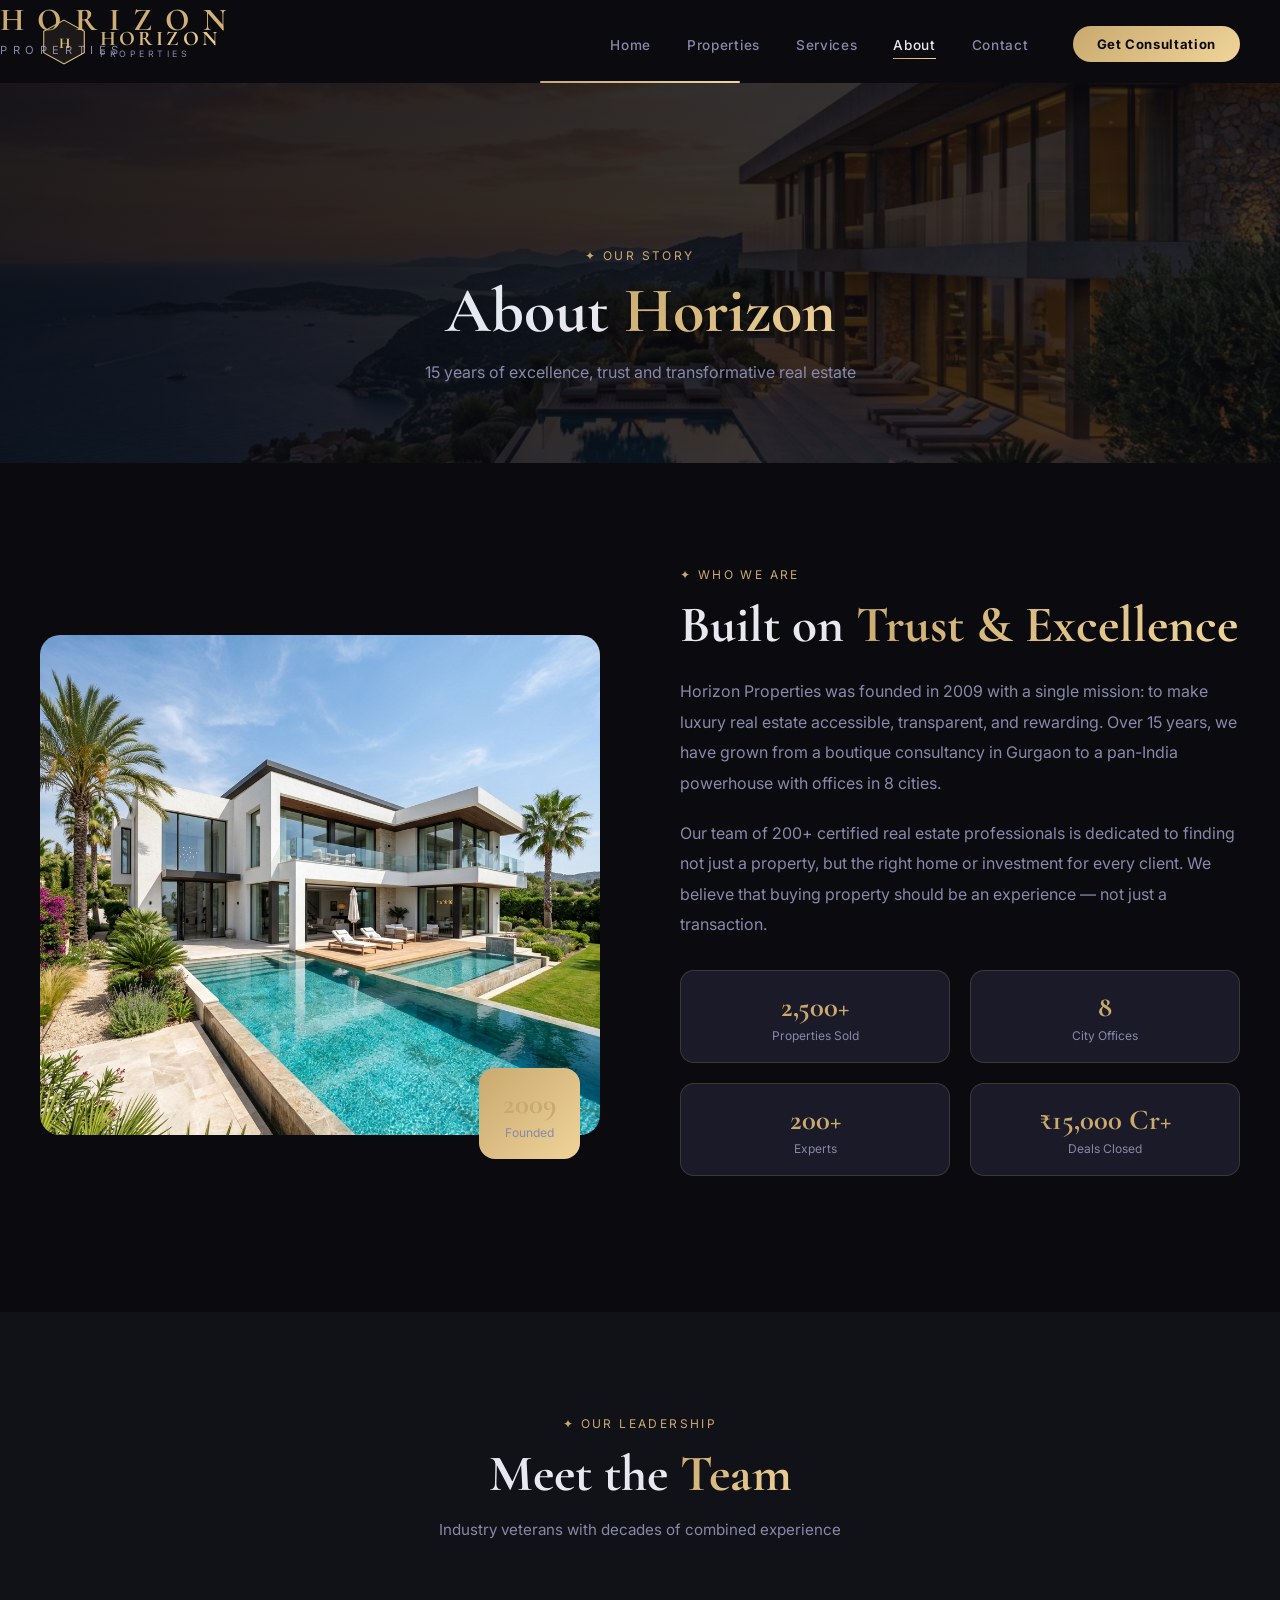
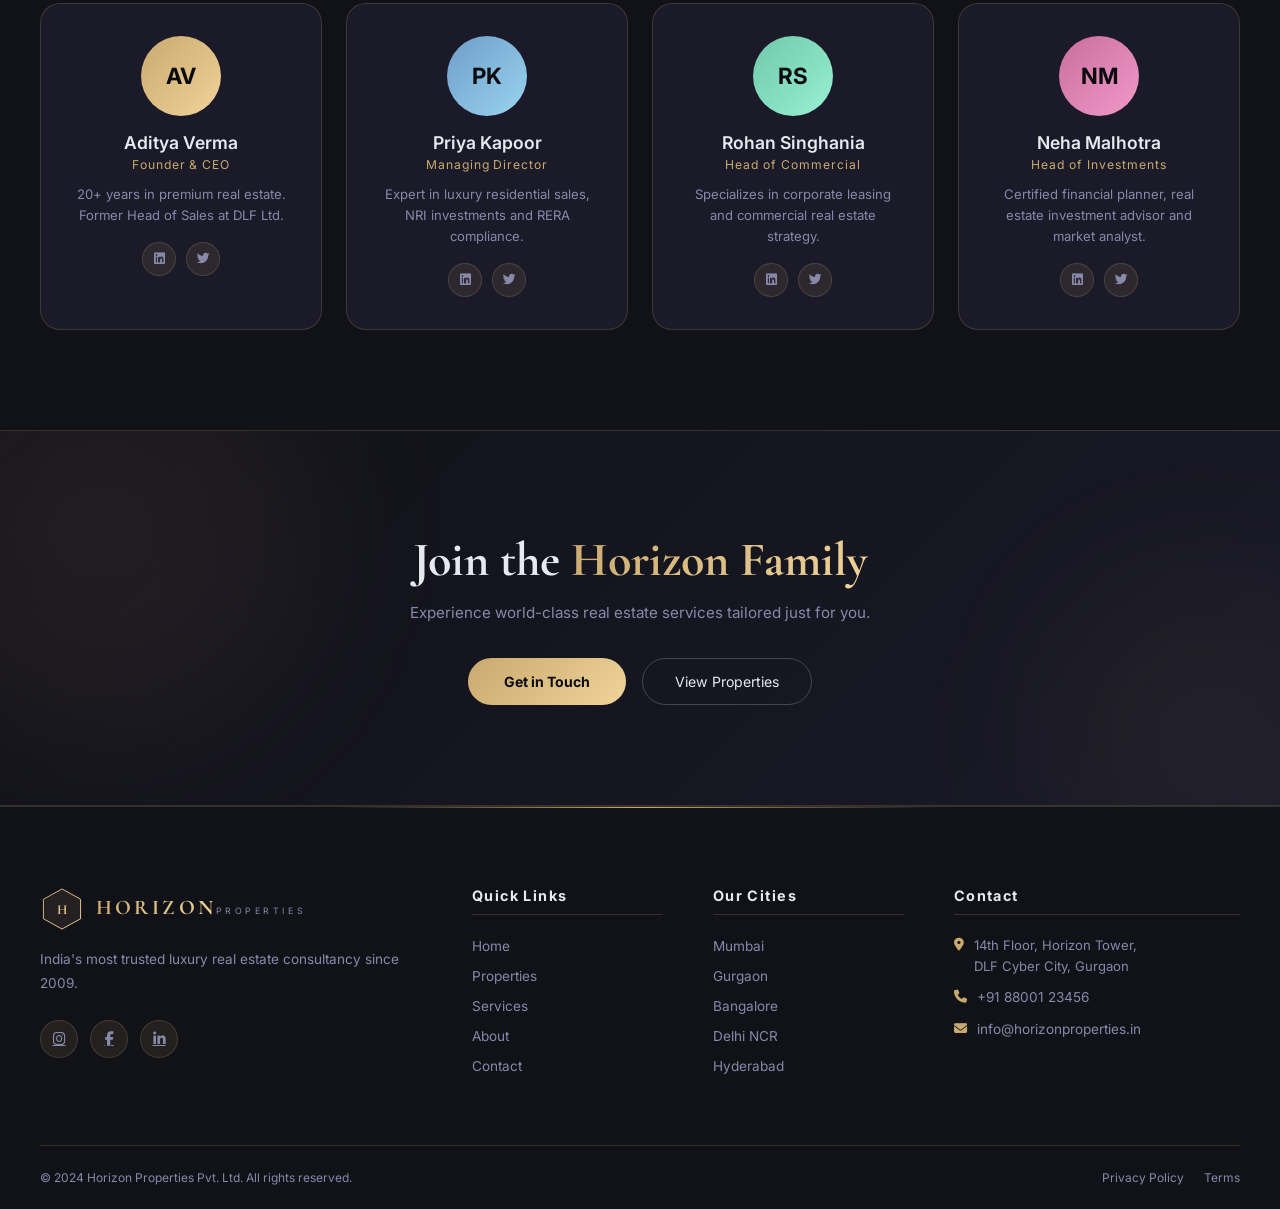
<file: about.html>
﻿<!DOCTYPE html>
<html lang="en">
<head>
<meta charset="UTF-8"/><meta name="viewport" content="width=device-width,initial-scale=1.0"/>
<title>About Us | Horizon Properties</title>
<link href="https://fonts.googleapis.com/css2?family=Cormorant+Garamond:wght@300;400;500;600;700&family=Inter:wght@300;400;500;600;700&display=swap" rel="stylesheet"/>
<link rel="stylesheet" href="https://cdnjs.cloudflare.com/ajax/libs/font-awesome/6.5.0/css/all.min.css"/>
<link rel="stylesheet" href="style.css"/><link rel="stylesheet" href="pages.css"/>
</head>
<body>
<div class="preloader-text"><span class="pre-brand">HORIZON</span><span class="pre-sub">PROPERTIES</span></div><div class="preloader-bar"><div class="preloader-fill"></div></div></div></div>
<nav id="navbar" class="scrolled"><div class="nav-container"><a href="index.html" class="nav-logo"><div class="logo-icon"><svg width="48" height="48" viewBox="0 0 90 90" fill="none"><defs><linearGradient id="lg1" x1="0" y1="0" x2="90" y2="90" gradientUnits="userSpaceOnUse"><stop offset="0%" stop-color="#C9A96E"/><stop offset="100%" stop-color="#F0D49A"/></linearGradient></defs><polygon points="45,4 83,25 83,65 45,86 7,65 7,25" fill="rgba(201,169,110,0.1)" stroke="url(#lg1)" stroke-width="2"/><text x="45" y="56" text-anchor="middle" font-family="Cormorant Garamond,serif" font-weight="700" font-size="28" fill="url(#lg1)">H</text></svg></div><div class="logo-text"><span class="logo-name">HORIZON</span><span class="logo-tagline">PROPERTIES</span></div></a><ul class="nav-links"><li><a href="index.html" class="nav-link">Home</a></li><li><a href="properties.html" class="nav-link">Properties</a></li><li><a href="services.html" class="nav-link">Services</a></li><li><a href="about.html" class="nav-link active">About</a></li><li><a href="contact.html" class="nav-link">Contact</a></li></ul><a href="contact.html" class="nav-cta">Get Consultation</a><button class="hamburger" id="hamburger"><span></span><span></span><span></span></button></div><div class="mobile-drawer" id="mobile-drawer"><div class="drawer-header"><div class="logo-icon"><svg width="40" height="40" viewBox="0 0 90 90" fill="none"><defs><linearGradient id="lg2" x1="0" y1="0" x2="90" y2="90" gradientUnits="userSpaceOnUse"><stop offset="0%" stop-color="#C9A96E"/><stop offset="100%" stop-color="#F0D49A"/></linearGradient></defs><polygon points="45,4 83,25 83,65 45,86 7,65 7,25" fill="rgba(201,169,110,0.1)" stroke="url(#lg2)" stroke-width="2"/><text x="45" y="56" text-anchor="middle" font-family="Cormorant Garamond,serif" font-weight="700" font-size="28" fill="url(#lg2)">H</text></svg></div><div class="logo-text"><span class="logo-name">HORIZON</span><span class="logo-tagline">PROPERTIES</span></div><button class="drawer-close" id="drawer-close"><i class="fa fa-times"></i></button></div><ul class="drawer-links"><li><a href="index.html"><i class="fa fa-home"></i> Home</a></li><li><a href="properties.html"><i class="fa fa-building"></i> Properties</a></li><li><a href="services.html"><i class="fa fa-concierge-bell"></i> Services</a></li><li><a href="about.html"><i class="fa fa-users"></i> About Us</a></li><li><a href="contact.html"><i class="fa fa-envelope"></i> Contact</a></li></ul><a href="contact.html" class="drawer-cta">Get Free Consultation</a></div><div class="drawer-overlay" id="drawer-overlay"></div></nav>

<section class="page-hero"><div class="page-hero-overlay"></div><div class="page-hero-content"><span class="section-tag">✦ Our Story</span><h1 class="page-hero-title">About <span class="gold-text">Horizon</span></h1><p>15 years of excellence, trust and transformative real estate</p></div></section>

<section class="section"><div class="container">
  <div class="about-grid">
    <div class="about-img-side">
      <img src="images/property2.png" alt="Horizon Team" class="about-main-img"/>
      <div class="about-badge-float"><span class="wcs-num">2009</span><span class="wcs-lbl">Founded</span></div>
    </div>
    <div class="about-text-side">
      <span class="section-tag">✦ Who We Are</span>
      <h2 class="section-title" style="text-align:left">Built on <span class="gold-text">Trust & Excellence</span></h2>
      <p style="color:var(--text-muted);line-height:1.9;margin:20px 0">Horizon Properties was founded in 2009 with a single mission: to make luxury real estate accessible, transparent, and rewarding. Over 15 years, we have grown from a boutique consultancy in Gurgaon to a pan-India powerhouse with offices in 8 cities.</p>
      <p style="color:var(--text-muted);line-height:1.9;margin-bottom:30px">Our team of 200+ certified real estate professionals is dedicated to finding not just a property, but the right home or investment for every client. We believe that buying property should be an experience — not just a transaction.</p>
      <div class="about-stats-row">
        <div class="about-stat"><span class="wcs-num">2,500+</span><span class="wcs-lbl">Properties Sold</span></div>
        <div class="about-stat"><span class="wcs-num">8</span><span class="wcs-lbl">City Offices</span></div>
        <div class="about-stat"><span class="wcs-num">200+</span><span class="wcs-lbl">Experts</span></div>
        <div class="about-stat"><span class="wcs-num">₹15,000 Cr+</span><span class="wcs-lbl">Deals Closed</span></div>
      </div>
    </div>
  </div>
</div></section>

<section class="section" style="background:var(--dark2)"><div class="container">
  <div class="section-header"><span class="section-tag">✦ Our Leadership</span><h2 class="section-title">Meet the <span class="gold-text">Team</span></h2><p class="section-subtitle">Industry veterans with decades of combined experience</p></div>
  <div class="team-grid">
    <div class="team-card">
      <div class="team-avatar" style="background:linear-gradient(135deg,#C9A96E,#F0D49A)">AV</div>
      <h3>Aditya Verma</h3><span class="team-role">Founder & CEO</span>
      <p>20+ years in premium real estate. Former Head of Sales at DLF Ltd.</p>
      <div class="team-social"><a href="#"><i class="fab fa-linkedin"></i></a><a href="#"><i class="fab fa-twitter"></i></a></div>
    </div>
    <div class="team-card">
      <div class="team-avatar" style="background:linear-gradient(135deg,#6E9DC9,#9AD4F0)">PK</div>
      <h3>Priya Kapoor</h3><span class="team-role">Managing Director</span>
      <p>Expert in luxury residential sales, NRI investments and RERA compliance.</p>
      <div class="team-social"><a href="#"><i class="fab fa-linkedin"></i></a><a href="#"><i class="fab fa-twitter"></i></a></div>
    </div>
    <div class="team-card">
      <div class="team-avatar" style="background:linear-gradient(135deg,#6EC9A9,#9AF0D4)">RS</div>
      <h3>Rohan Singhania</h3><span class="team-role">Head of Commercial</span>
      <p>Specializes in corporate leasing and commercial real estate strategy.</p>
      <div class="team-social"><a href="#"><i class="fab fa-linkedin"></i></a><a href="#"><i class="fab fa-twitter"></i></a></div>
    </div>
    <div class="team-card">
      <div class="team-avatar" style="background:linear-gradient(135deg,#C96E9D,#F09AC9)">NM</div>
      <h3>Neha Malhotra</h3><span class="team-role">Head of Investments</span>
      <p>Certified financial planner, real estate investment advisor and market analyst.</p>
      <div class="team-social"><a href="#"><i class="fab fa-linkedin"></i></a><a href="#"><i class="fab fa-twitter"></i></a></div>
    </div>
  </div>
</div></section>

<section class="cta-banner"><div class="cta-3d-bg"><div class="cta-orb cta-orb-1"></div><div class="cta-orb cta-orb-2"></div></div><div class="container"><div class="cta-content"><h2>Join the <span class="gold-text">Horizon Family</span></h2><p>Experience world-class real estate services tailored just for you.</p><div class="cta-actions"><a href="contact.html" class="btn-primary">Get in Touch</a><a href="properties.html" class="btn-outline-light">View Properties</a></div></div></div></section>

<footer class="footer"><div class="footer-glow"></div><div class="container"><div class="footer-grid"><div class="footer-brand"><div class="footer-logo"><svg width="44" height="44" viewBox="0 0 90 90" fill="none"><defs><linearGradient id="lg3" x1="0" y1="0" x2="90" y2="90" gradientUnits="userSpaceOnUse"><stop offset="0%" stop-color="#C9A96E"/><stop offset="100%" stop-color="#F0D49A"/></linearGradient></defs><polygon points="45,4 83,25 83,65 45,86 7,65 7,25" fill="rgba(201,169,110,0.1)" stroke="url(#lg3)" stroke-width="2"/><text x="45" y="56" text-anchor="middle" font-family="Cormorant Garamond,serif" font-weight="700" font-size="28" fill="url(#lg3)">H</text></svg><div><span class="logo-name">HORIZON</span><span class="logo-tagline">PROPERTIES</span></div></div><p>India's most trusted luxury real estate consultancy since 2009.</p><div class="footer-social"><a href="#"><i class="fab fa-instagram"></i></a><a href="#"><i class="fab fa-facebook-f"></i></a><a href="#"><i class="fab fa-linkedin-in"></i></a></div></div><div class="footer-col"><h4>Quick Links</h4><ul><li><a href="index.html">Home</a></li><li><a href="properties.html">Properties</a></li><li><a href="services.html">Services</a></li><li><a href="about.html">About</a></li><li><a href="contact.html">Contact</a></li></ul></div><div class="footer-col"><h4>Our Cities</h4><ul><li><a href="#">Mumbai</a></li><li><a href="#">Gurgaon</a></li><li><a href="#">Bangalore</a></li><li><a href="#">Delhi NCR</a></li><li><a href="#">Hyderabad</a></li></ul></div><div class="footer-col"><h4>Contact</h4><ul class="footer-contact"><li><i class="fa fa-map-marker-alt"></i>14th Floor, Horizon Tower,<br/>DLF Cyber City, Gurgaon</li><li><i class="fa fa-phone"></i><a href="tel:+918800123456">+91 88001 23456</a></li><li><i class="fa fa-envelope"></i><a href="mailto:info@horizonproperties.in">info@horizonproperties.in</a></li></ul></div></div><div class="footer-bottom"><p>© 2024 Horizon Properties Pvt. Ltd. All rights reserved.</p><div class="footer-bottom-links"><a href="#">Privacy Policy</a><a href="#">Terms</a></div></div></div></footer>
<button class="back-to-top" id="back-to-top"><i class="fa fa-chevron-up"></i></button>
<script src="main.js"></script>
</body></html>
</file>
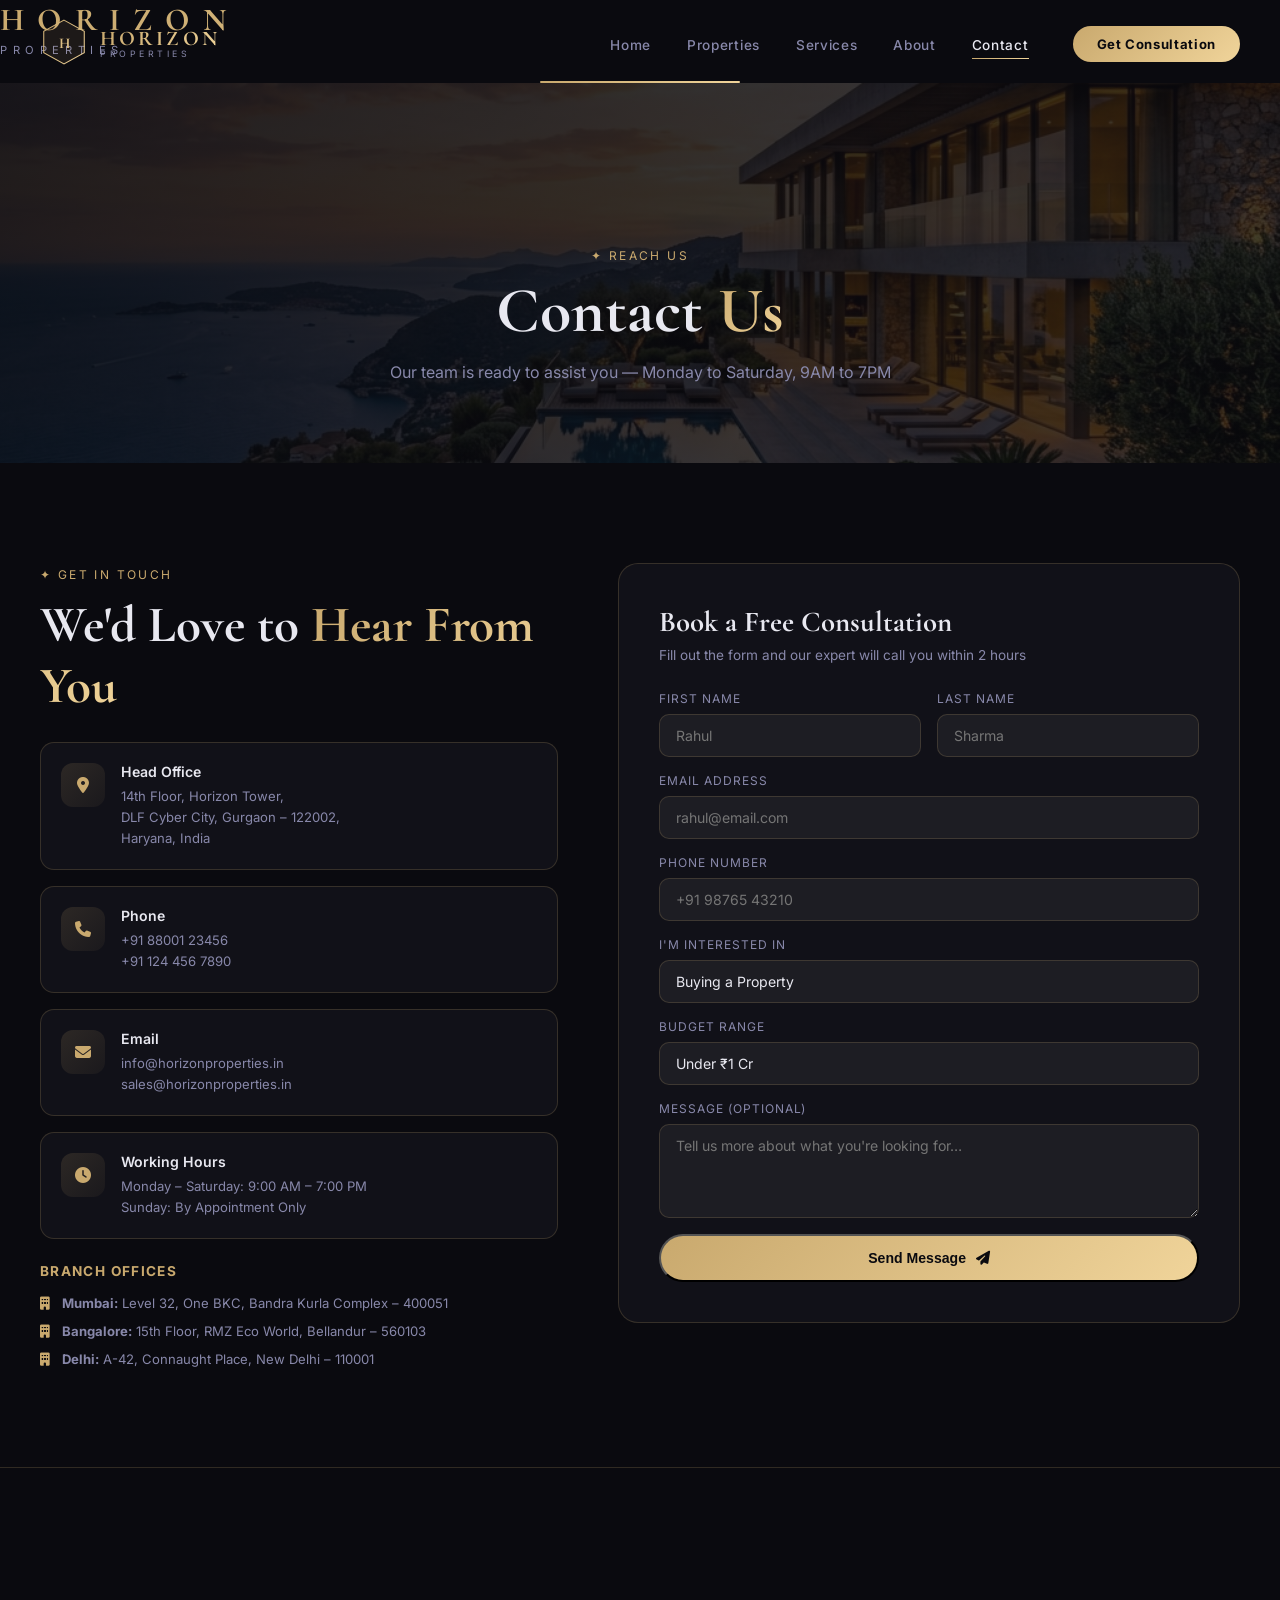
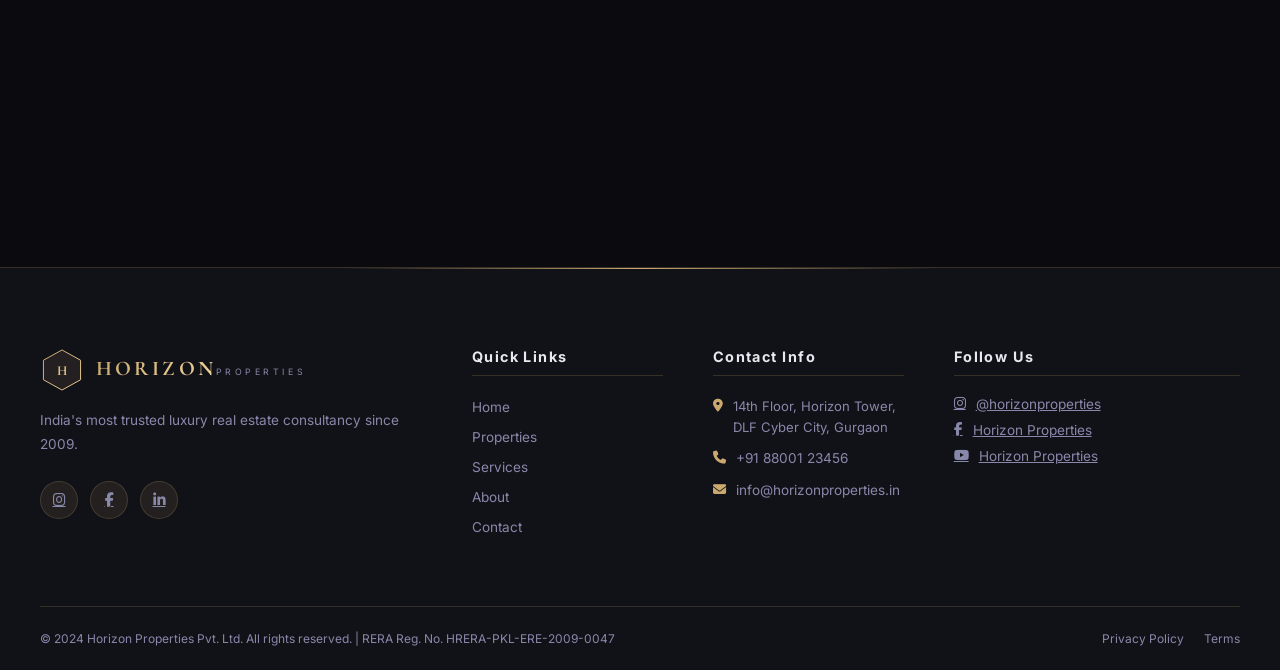
<file: contact.html>
﻿<!DOCTYPE html>
<html lang="en">
<head>
<meta charset="UTF-8"/><meta name="viewport" content="width=device-width,initial-scale=1.0"/>
<title>Contact Us | Horizon Properties</title>
<link href="https://fonts.googleapis.com/css2?family=Cormorant+Garamond:wght@300;400;500;600;700&family=Inter:wght@300;400;500;600;700&display=swap" rel="stylesheet"/>
<link rel="stylesheet" href="https://cdnjs.cloudflare.com/ajax/libs/font-awesome/6.5.0/css/all.min.css"/>
<link rel="stylesheet" href="style.css"/><link rel="stylesheet" href="pages.css"/>
</head>
<body>
<div class="preloader-text"><span class="pre-brand">HORIZON</span><span class="pre-sub">PROPERTIES</span></div><div class="preloader-bar"><div class="preloader-fill"></div></div></div></div>
<nav id="navbar" class="scrolled"><div class="nav-container"><a href="index.html" class="nav-logo"><div class="logo-icon"><svg width="48" height="48" viewBox="0 0 90 90" fill="none"><defs><linearGradient id="lg1" x1="0" y1="0" x2="90" y2="90" gradientUnits="userSpaceOnUse"><stop offset="0%" stop-color="#C9A96E"/><stop offset="100%" stop-color="#F0D49A"/></linearGradient></defs><polygon points="45,4 83,25 83,65 45,86 7,65 7,25" fill="rgba(201,169,110,0.1)" stroke="url(#lg1)" stroke-width="2"/><text x="45" y="56" text-anchor="middle" font-family="Cormorant Garamond,serif" font-weight="700" font-size="28" fill="url(#lg1)">H</text></svg></div><div class="logo-text"><span class="logo-name">HORIZON</span><span class="logo-tagline">PROPERTIES</span></div></a><ul class="nav-links"><li><a href="index.html" class="nav-link">Home</a></li><li><a href="properties.html" class="nav-link">Properties</a></li><li><a href="services.html" class="nav-link">Services</a></li><li><a href="about.html" class="nav-link">About</a></li><li><a href="contact.html" class="nav-link active">Contact</a></li></ul><a href="contact.html" class="nav-cta">Get Consultation</a><button class="hamburger" id="hamburger"><span></span><span></span><span></span></button></div><div class="mobile-drawer" id="mobile-drawer"><div class="drawer-header"><div class="logo-icon"><svg width="40" height="40" viewBox="0 0 90 90" fill="none"><defs><linearGradient id="lg2" x1="0" y1="0" x2="90" y2="90" gradientUnits="userSpaceOnUse"><stop offset="0%" stop-color="#C9A96E"/><stop offset="100%" stop-color="#F0D49A"/></linearGradient></defs><polygon points="45,4 83,25 83,65 45,86 7,65 7,25" fill="rgba(201,169,110,0.1)" stroke="url(#lg2)" stroke-width="2"/><text x="45" y="56" text-anchor="middle" font-family="Cormorant Garamond,serif" font-weight="700" font-size="28" fill="url(#lg2)">H</text></svg></div><div class="logo-text"><span class="logo-name">HORIZON</span><span class="logo-tagline">PROPERTIES</span></div><button class="drawer-close" id="drawer-close"><i class="fa fa-times"></i></button></div><ul class="drawer-links"><li><a href="index.html"><i class="fa fa-home"></i> Home</a></li><li><a href="properties.html"><i class="fa fa-building"></i> Properties</a></li><li><a href="services.html"><i class="fa fa-concierge-bell"></i> Services</a></li><li><a href="about.html"><i class="fa fa-users"></i> About</a></li><li><a href="contact.html"><i class="fa fa-envelope"></i> Contact</a></li></ul><a href="contact.html" class="drawer-cta">Get Free Consultation</a></div><div class="drawer-overlay" id="drawer-overlay"></div></nav>

<section class="page-hero"><div class="page-hero-overlay"></div><div class="page-hero-content"><span class="section-tag">✦ Reach Us</span><h1 class="page-hero-title">Contact <span class="gold-text">Us</span></h1><p>Our team is ready to assist you — Monday to Saturday, 9AM to 7PM</p></div></section>

<section class="section"><div class="container">
  <div class="contact-grid">
    <div class="contact-info-side">
      <span class="section-tag">✦ Get In Touch</span>
      <h2 class="section-title" style="text-align:left;margin-bottom:24px">We'd Love to <span class="gold-text">Hear From You</span></h2>
      <div class="contact-info-cards">
        <div class="contact-info-card"><div class="cic-icon"><i class="fa fa-map-marker-alt"></i></div><div><h4>Head Office</h4><p>14th Floor, Horizon Tower,<br/>DLF Cyber City, Gurgaon – 122002,<br/>Haryana, India</p></div></div>
        <div class="contact-info-card"><div class="cic-icon"><i class="fa fa-phone"></i></div><div><h4>Phone</h4><p><a href="tel:+918800123456">+91 88001 23456</a><br/><a href="tel:+911244567890">+91 124 456 7890</a></p></div></div>
        <div class="contact-info-card"><div class="cic-icon"><i class="fa fa-envelope"></i></div><div><h4>Email</h4><p><a href="mailto:info@horizonproperties.in">info@horizonproperties.in</a><br/><a href="mailto:sales@horizonproperties.in">sales@horizonproperties.in</a></p></div></div>
        <div class="contact-info-card"><div class="cic-icon"><i class="fa fa-clock"></i></div><div><h4>Working Hours</h4><p>Monday – Saturday: 9:00 AM – 7:00 PM<br/>Sunday: By Appointment Only</p></div></div>
      </div>
      <div class="branch-offices">
        <h4 style="color:var(--gold);margin-bottom:16px;font-size:.85rem;letter-spacing:.1em">BRANCH OFFICES</h4>
        <div class="branch-list">
          <div class="branch-item"><i class="fa fa-building"></i><span><strong>Mumbai:</strong> Level 32, One BKC, Bandra Kurla Complex – 400051</span></div>
          <div class="branch-item"><i class="fa fa-building"></i><span><strong>Bangalore:</strong> 15th Floor, RMZ Eco World, Bellandur – 560103</span></div>
          <div class="branch-item"><i class="fa fa-building"></i><span><strong>Delhi:</strong> A-42, Connaught Place, New Delhi – 110001</span></div>
        </div>
      </div>
    </div>
    <div class="contact-form-side">
      <div class="contact-form-card">
        <h3>Book a Free Consultation</h3>
        <p style="color:var(--text-muted);font-size:.85rem;margin-bottom:28px">Fill out the form and our expert will call you within 2 hours</p>
        <form id="contact-form" onsubmit="handleSubmit(event)">
          <div class="form-row">
            <div class="form-group"><label>First Name</label><input type="text" placeholder="Rahul" required id="fname"/></div>
            <div class="form-group"><label>Last Name</label><input type="text" placeholder="Sharma" id="lname"/></div>
          </div>
          <div class="form-group"><label>Email Address</label><input type="email" placeholder="rahul@email.com" required id="femail"/></div>
          <div class="form-group"><label>Phone Number</label><input type="tel" placeholder="+91 98765 43210" required id="fphone"/></div>
          <div class="form-group"><label>I'm Interested In</label>
            <select id="finterest"><option>Buying a Property</option><option>Renting a Property</option><option>Selling a Property</option><option>Investment Advisory</option><option>Commercial Leasing</option><option>Property Management</option></select>
          </div>
          <div class="form-group"><label>Budget Range</label>
            <select id="fbudget"><option>Under ₹1 Cr</option><option>₹1 Cr – ₹3 Cr</option><option>₹3 Cr – ₹5 Cr</option><option>₹5 Cr – ₹10 Cr</option><option>₹10 Cr+</option></select>
          </div>
          <div class="form-group"><label>Message (Optional)</label><textarea placeholder="Tell us more about what you're looking for…" rows="4" id="fmsg"></textarea></div>
          <button type="submit" class="btn-primary" style="width:100%;justify-content:center">Send Message <i class="fa fa-paper-plane"></i></button>
        </form>
        <div class="form-success" id="form-success" style="display:none"><i class="fa fa-check-circle"></i><h4>Thank You!</h4><p>We've received your inquiry. Our team will contact you within 2 hours.</p></div>
      </div>
    </div>
  </div>
</div></section>

<section class="map-section"><div class="map-embed"><iframe src="https://www.google.com/maps/embed?pb=!1m18!1m12!1m3!1d3507.2282522374937!2d77.08774731511253!3d28.495832982478566!2m3!1f0!2f0!3f0!3m2!1i1024!2i768!4f13.1!3m3!1m2!1s0x390d19441f0a5f0b%3A0x22f5e5af1e03c0e2!2sDLF%20Cyber%20City%2C%20DLF%20Phase%202%2C%20Sector%2024%2C%20Gurugram%2C%20Haryana%20122002!5e0!3m2!1sen!2sin!4v1620000000000!5m2!1sen!2sin" width="100%" height="400" style="border:0" allowfullscreen loading="lazy"></iframe></div></section>

<footer class="footer"><div class="footer-glow"></div><div class="container"><div class="footer-grid"><div class="footer-brand"><div class="footer-logo"><svg width="44" height="44" viewBox="0 0 90 90" fill="none"><defs><linearGradient id="lg3" x1="0" y1="0" x2="90" y2="90" gradientUnits="userSpaceOnUse"><stop offset="0%" stop-color="#C9A96E"/><stop offset="100%" stop-color="#F0D49A"/></linearGradient></defs><polygon points="45,4 83,25 83,65 45,86 7,65 7,25" fill="rgba(201,169,110,0.1)" stroke="url(#lg3)" stroke-width="2"/><text x="45" y="56" text-anchor="middle" font-family="Cormorant Garamond,serif" font-weight="700" font-size="28" fill="url(#lg3)">H</text></svg><div><span class="logo-name">HORIZON</span><span class="logo-tagline">PROPERTIES</span></div></div><p>India's most trusted luxury real estate consultancy since 2009.</p><div class="footer-social"><a href="#"><i class="fab fa-instagram"></i></a><a href="#"><i class="fab fa-facebook-f"></i></a><a href="#"><i class="fab fa-linkedin-in"></i></a></div></div><div class="footer-col"><h4>Quick Links</h4><ul><li><a href="index.html">Home</a></li><li><a href="properties.html">Properties</a></li><li><a href="services.html">Services</a></li><li><a href="about.html">About</a></li><li><a href="contact.html">Contact</a></li></ul></div><div class="footer-col"><h4>Contact Info</h4><ul class="footer-contact"><li><i class="fa fa-map-marker-alt"></i>14th Floor, Horizon Tower,<br/>DLF Cyber City, Gurgaon</li><li><i class="fa fa-phone"></i><a href="tel:+918800123456">+91 88001 23456</a></li><li><i class="fa fa-envelope"></i><a href="mailto:info@horizonproperties.in">info@horizonproperties.in</a></li></ul></div><div class="footer-col"><h4>Follow Us</h4><div class="footer-social" style="flex-direction:column;align-items:flex-start;gap:10px"><a href="#" style="width:auto;height:auto;background:none;border:none;font-size:.85rem;gap:10px;display:flex;align-items:center"><i class="fab fa-instagram"></i> @horizonproperties</a><a href="#" style="width:auto;height:auto;background:none;border:none;font-size:.85rem;gap:10px;display:flex;align-items:center"><i class="fab fa-facebook-f"></i> Horizon Properties</a><a href="#" style="width:auto;height:auto;background:none;border:none;font-size:.85rem;gap:10px;display:flex;align-items:center"><i class="fab fa-youtube"></i> Horizon Properties</a></div></div></div><div class="footer-bottom"><p>© 2024 Horizon Properties Pvt. Ltd. All rights reserved. | RERA Reg. No. HRERA-PKL-ERE-2009-0047</p><div class="footer-bottom-links"><a href="#">Privacy Policy</a><a href="#">Terms</a></div></div></div></footer>
<button class="back-to-top" id="back-to-top"><i class="fa fa-chevron-up"></i></button>
<script src="main.js"></script>
<script>
function handleSubmit(e){
  e.preventDefault();
  document.getElementById('contact-form').style.display='none';
  document.getElementById('form-success').style.display='flex';
}
</script>
</body></html>
</file>
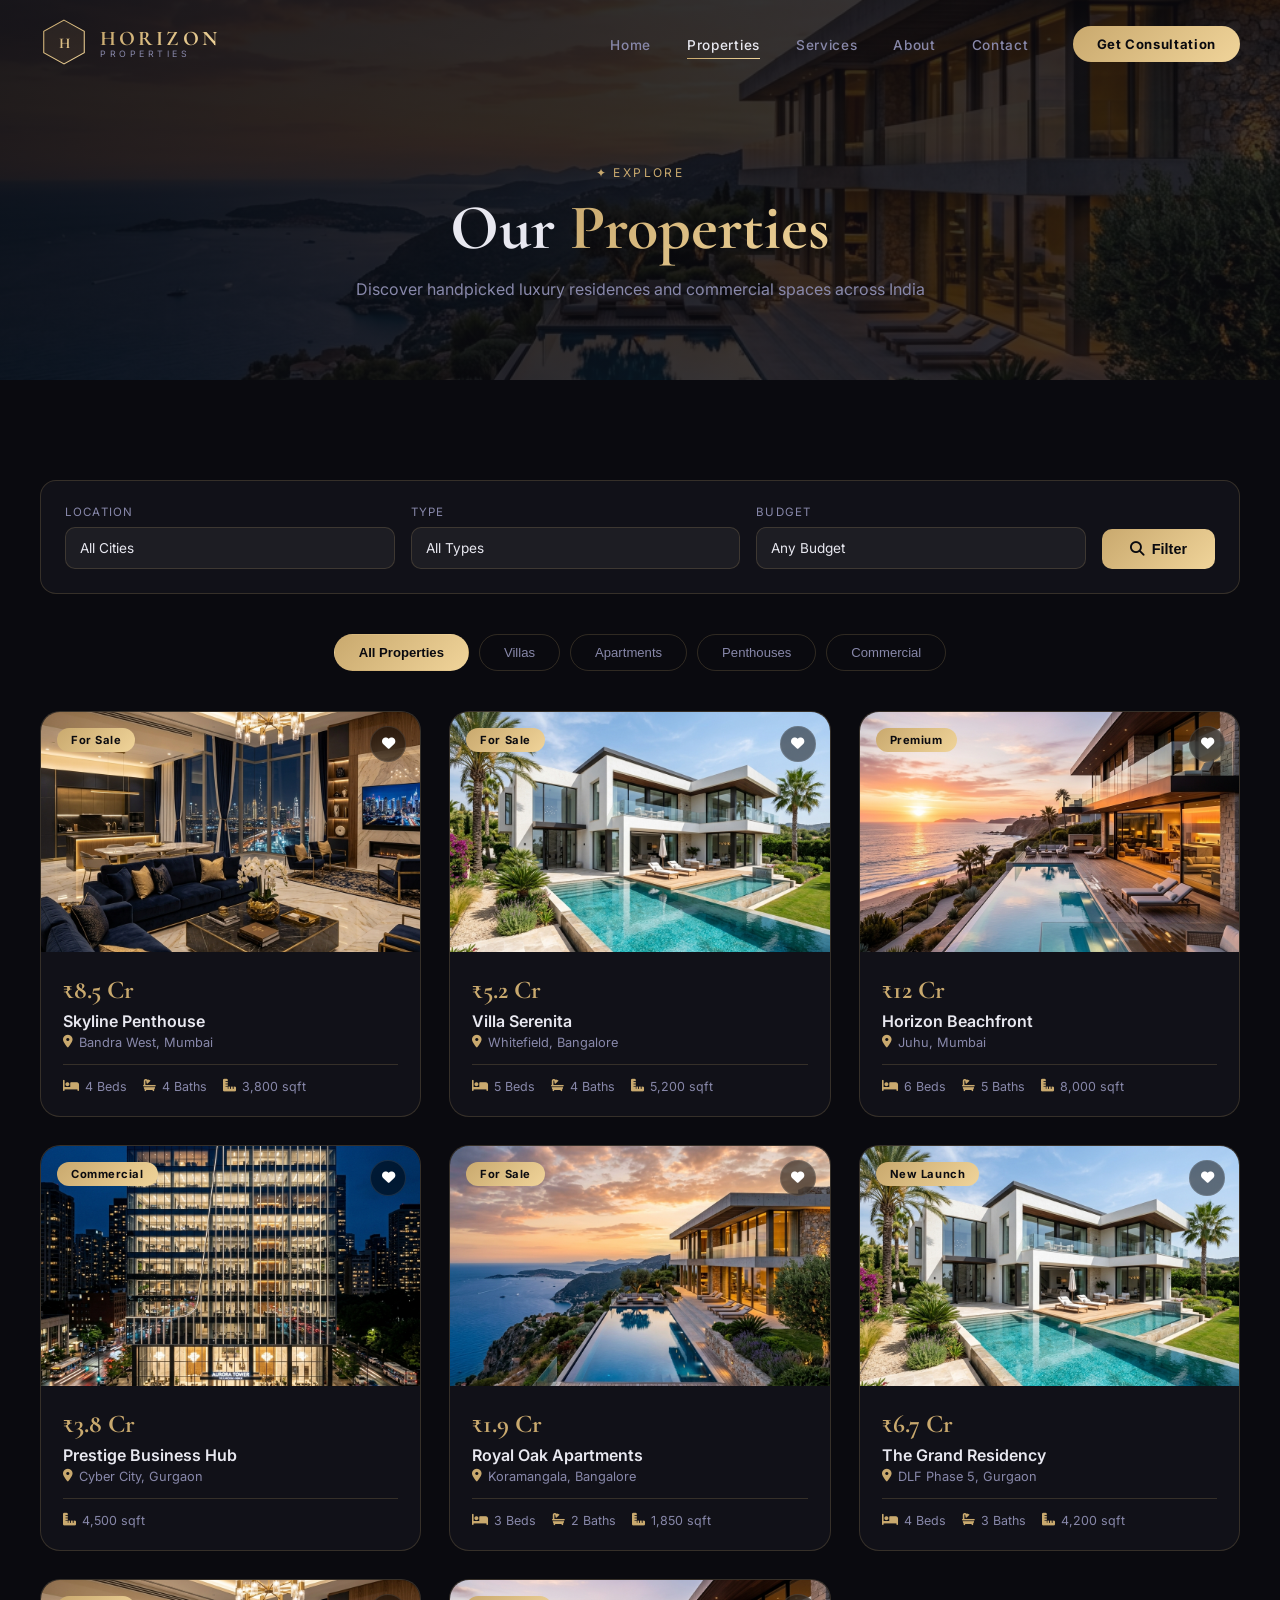
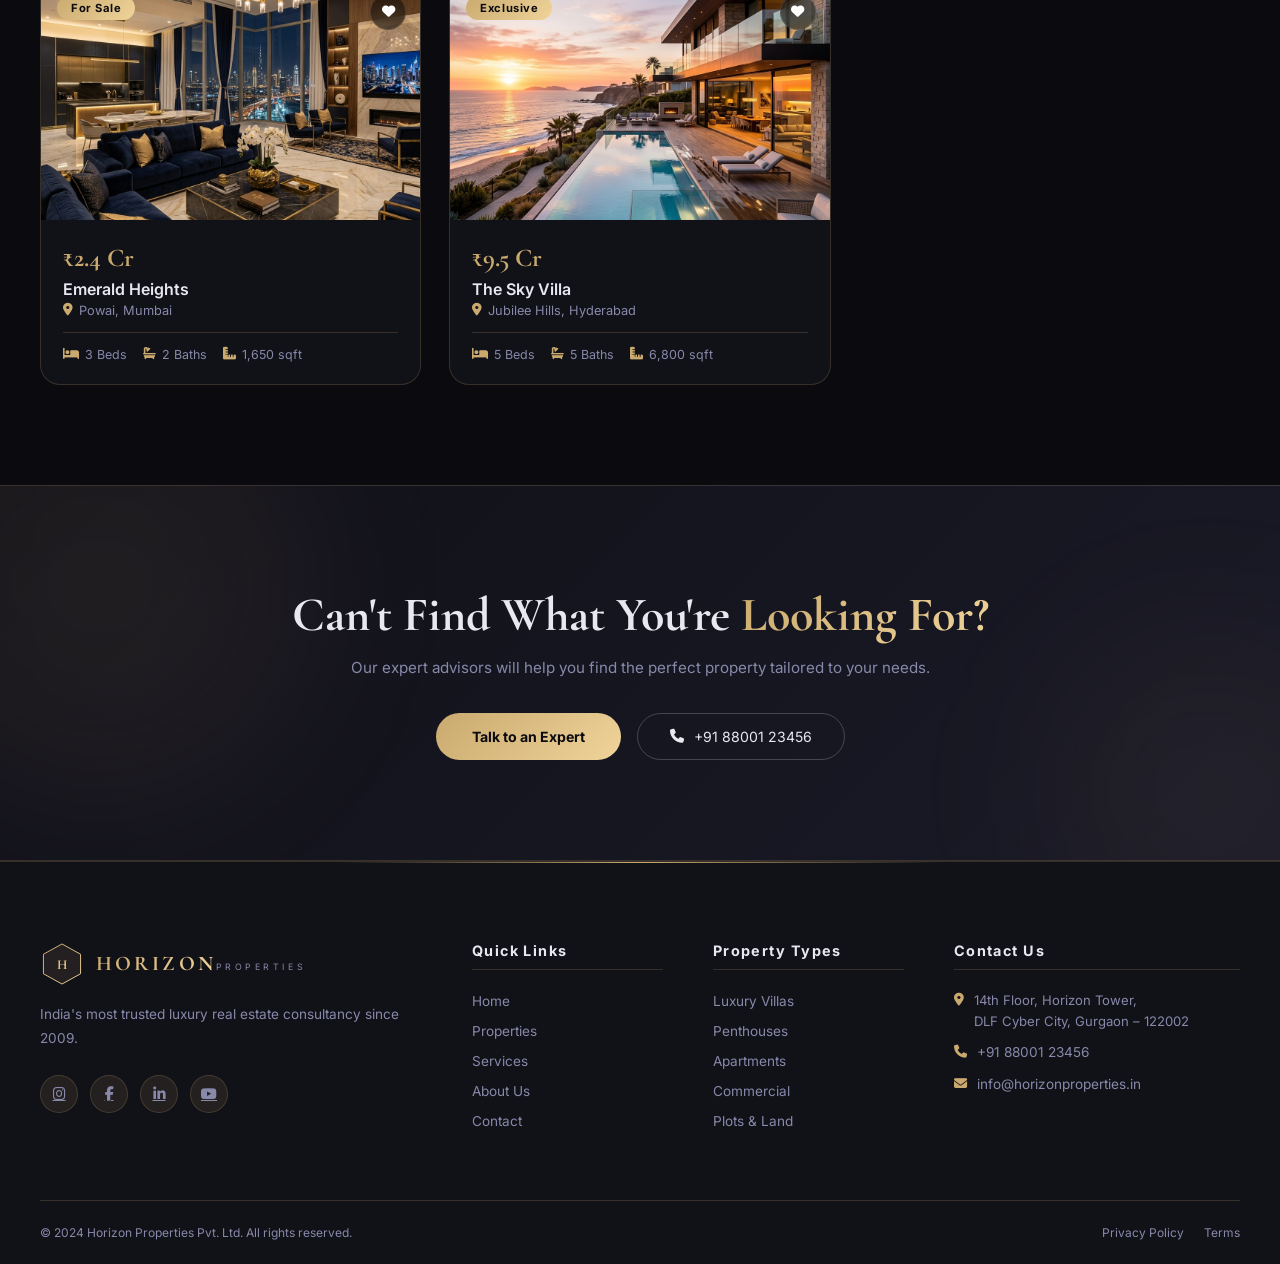
<file: properties.html>
<!DOCTYPE html>
<html lang="en">
<head>
<meta charset="UTF-8"/><meta name="viewport" content="width=device-width,initial-scale=1.0"/>
<title>Properties | Horizon Properties</title>
<meta name="description" content="Browse luxury residential and commercial properties across India with Horizon Properties."/>
<link href="https://fonts.googleapis.com/css2?family=Cormorant+Garamond:wght@300;400;500;600;700&family=Inter:wght@300;400;500;600;700&display=swap" rel="stylesheet"/>
<link rel="stylesheet" href="https://cdnjs.cloudflare.com/ajax/libs/font-awesome/6.5.0/css/all.min.css"/>
<link rel="stylesheet" href="style.css"/>
<link rel="stylesheet" href="pages.css"/>
</head>
<body>

<nav id="navbar" class="scrolled"><div class="nav-container"><a href="index.html" class="nav-logo"><div class="logo-icon"><svg width="48" height="48" viewBox="0 0 90 90" fill="none"><defs><linearGradient id="lg1" x1="0" y1="0" x2="90" y2="90" gradientUnits="userSpaceOnUse"><stop offset="0%" stop-color="#C9A96E"/><stop offset="100%" stop-color="#F0D49A"/></linearGradient></defs><polygon points="45,4 83,25 83,65 45,86 7,65 7,25" fill="rgba(201,169,110,0.1)" stroke="url(#lg1)" stroke-width="2"/><text x="45" y="56" text-anchor="middle" font-family="Cormorant Garamond,serif" font-weight="700" font-size="28" fill="url(#lg1)">H</text></svg></div><div class="logo-text"><span class="logo-name">HORIZON</span><span class="logo-tagline">PROPERTIES</span></div></a><ul class="nav-links"><li><a href="index.html" class="nav-link">Home</a></li><li><a href="properties.html" class="nav-link active">Properties</a></li><li><a href="services.html" class="nav-link">Services</a></li><li><a href="about.html" class="nav-link">About</a></li><li><a href="contact.html" class="nav-link">Contact</a></li></ul><a href="contact.html" class="nav-cta">Get Consultation</a><button class="hamburger" id="hamburger"><span></span><span></span><span></span></button></div><div class="mobile-drawer" id="mobile-drawer"><div class="drawer-header"><div class="logo-icon"><svg width="40" height="40" viewBox="0 0 90 90" fill="none"><defs><linearGradient id="lg2" x1="0" y1="0" x2="90" y2="90" gradientUnits="userSpaceOnUse"><stop offset="0%" stop-color="#C9A96E"/><stop offset="100%" stop-color="#F0D49A"/></linearGradient></defs><polygon points="45,4 83,25 83,65 45,86 7,65 7,25" fill="rgba(201,169,110,0.1)" stroke="url(#lg2)" stroke-width="2"/><text x="45" y="56" text-anchor="middle" font-family="Cormorant Garamond,serif" font-weight="700" font-size="28" fill="url(#lg2)">H</text></svg></div><div class="logo-text"><span class="logo-name">HORIZON</span><span class="logo-tagline">PROPERTIES</span></div><button class="drawer-close" id="drawer-close"><i class="fa fa-times"></i></button></div><ul class="drawer-links"><li><a href="index.html"><i class="fa fa-home"></i> Home</a></li><li><a href="properties.html"><i class="fa fa-building"></i> Properties</a></li><li><a href="services.html"><i class="fa fa-concierge-bell"></i> Services</a></li><li><a href="about.html"><i class="fa fa-users"></i> About Us</a></li><li><a href="contact.html"><i class="fa fa-envelope"></i> Contact</a></li></ul><a href="contact.html" class="drawer-cta">Get Free Consultation</a><div class="drawer-social"><a href="#"><i class="fab fa-instagram"></i></a><a href="#"><i class="fab fa-facebook"></i></a><a href="#"><i class="fab fa-linkedin"></i></a></div></div><div class="drawer-overlay" id="drawer-overlay"></div></nav>

<section class="page-hero"><div class="page-hero-overlay"></div><div class="page-hero-content"><span class="section-tag">✦ Explore</span><h1 class="page-hero-title">Our <span class="gold-text">Properties</span></h1><p>Discover handpicked luxury residences and commercial spaces across India</p></div></section>

<section class="section"><div class="container">
<div class="prop-filters-bar">
  <div class="prop-filter-group"><label>Location</label><select id="f-location"><option value="">All Cities</option><option>Mumbai</option><option>Bangalore</option><option>Gurgaon</option><option>Delhi</option><option>Pune</option></select></div>
  <div class="prop-filter-group"><label>Type</label><select id="f-type"><option value="">All Types</option><option value="villa">Villa</option><option value="apartment">Apartment</option><option value="penthouse">Penthouse</option><option value="commercial">Commercial</option></select></div>
  <div class="prop-filter-group"><label>Budget</label><select id="f-budget"><option value="">Any Budget</option><option>Under ₹2Cr</option><option>₹2Cr – ₹5Cr</option><option>₹5Cr – ₹10Cr</option><option>₹10Cr+</option></select></div>
  <button class="search-btn" onclick="filterProps()"><i class="fa fa-search"></i> Filter</button>
</div>
<div class="filter-tabs" style="margin-top:40px">
  <button class="filter-btn active" data-filter="all">All Properties</button>
  <button class="filter-btn" data-filter="villa">Villas</button>
  <button class="filter-btn" data-filter="apartment">Apartments</button>
  <button class="filter-btn" data-filter="penthouse">Penthouses</button>
  <button class="filter-btn" data-filter="commercial">Commercial</button>
</div>
<div class="properties-grid" id="properties-grid" style="margin-top:16px"></div>
</div></section>

<section class="cta-banner"><div class="cta-3d-bg"><div class="cta-orb cta-orb-1"></div><div class="cta-orb cta-orb-2"></div></div><div class="container"><div class="cta-content"><h2>Can't Find What You're <span class="gold-text">Looking For?</span></h2><p>Our expert advisors will help you find the perfect property tailored to your needs.</p><div class="cta-actions"><a href="contact.html" class="btn-primary">Talk to an Expert</a><a href="tel:+918800123456" class="btn-outline-light"><i class="fa fa-phone"></i> +91 88001 23456</a></div></div></div></section>

<footer class="footer"><div class="footer-glow"></div><div class="container"><div class="footer-grid"><div class="footer-brand"><div class="footer-logo"><svg width="44" height="44" viewBox="0 0 90 90" fill="none"><defs><linearGradient id="lg3" x1="0" y1="0" x2="90" y2="90" gradientUnits="userSpaceOnUse"><stop offset="0%" stop-color="#C9A96E"/><stop offset="100%" stop-color="#F0D49A"/></linearGradient></defs><polygon points="45,4 83,25 83,65 45,86 7,65 7,25" fill="rgba(201,169,110,0.1)" stroke="url(#lg3)" stroke-width="2"/><text x="45" y="56" text-anchor="middle" font-family="Cormorant Garamond,serif" font-weight="700" font-size="28" fill="url(#lg3)">H</text></svg><div><span class="logo-name">HORIZON</span><span class="logo-tagline">PROPERTIES</span></div></div><p>India's most trusted luxury real estate consultancy since 2009.</p><div class="footer-social"><a href="#"><i class="fab fa-instagram"></i></a><a href="#"><i class="fab fa-facebook-f"></i></a><a href="#"><i class="fab fa-linkedin-in"></i></a><a href="#"><i class="fab fa-youtube"></i></a></div></div><div class="footer-col"><h4>Quick Links</h4><ul><li><a href="index.html">Home</a></li><li><a href="properties.html">Properties</a></li><li><a href="services.html">Services</a></li><li><a href="about.html">About Us</a></li><li><a href="contact.html">Contact</a></li></ul></div><div class="footer-col"><h4>Property Types</h4><ul><li><a href="#">Luxury Villas</a></li><li><a href="#">Penthouses</a></li><li><a href="#">Apartments</a></li><li><a href="#">Commercial</a></li><li><a href="#">Plots & Land</a></li></ul></div><div class="footer-col"><h4>Contact Us</h4><ul class="footer-contact"><li><i class="fa fa-map-marker-alt"></i>14th Floor, Horizon Tower,<br/>DLF Cyber City, Gurgaon – 122002</li><li><i class="fa fa-phone"></i><a href="tel:+918800123456">+91 88001 23456</a></li><li><i class="fa fa-envelope"></i><a href="mailto:info@horizonproperties.in">info@horizonproperties.in</a></li></ul></div></div><div class="footer-bottom"><p>© 2024 Horizon Properties Pvt. Ltd. All rights reserved.</p><div class="footer-bottom-links"><a href="#">Privacy Policy</a><a href="#">Terms</a></div></div></div></footer>
<button class="back-to-top" id="back-to-top"><i class="fa fa-chevron-up"></i></button>
<script src="main.js"></script>
<script>
// ===== ALL PROPERTIES DATA (corrected types) =====
const allProps = [
  {id:1, name:'Skyline Penthouse',    location:'Bandra West, Mumbai',     price:'₹8.5 Cr',  priceNum:8.5,  beds:4, baths:4, area:'3,800', type:'penthouse', badge:'For Sale',   img:'images/property1.png'},
  {id:2, name:'Villa Serenita',       location:'Whitefield, Bangalore',   price:'₹5.2 Cr',  priceNum:5.2,  beds:5, baths:4, area:'5,200', type:'villa',      badge:'For Sale',   img:'images/property2.png'},
  {id:3, name:'Horizon Beachfront',   location:'Juhu, Mumbai',            price:'₹12 Cr',   priceNum:12,   beds:6, baths:5, area:'8,000', type:'villa',      badge:'Premium',    img:'images/property3.png'},
  {id:4, name:'Prestige Business Hub',location:'Cyber City, Gurgaon',     price:'₹3.8 Cr',  priceNum:3.8,  beds:null,baths:null,area:'4,500',type:'commercial',badge:'Commercial', img:'images/property4.png'},
  {id:5, name:'Royal Oak Apartments', location:'Koramangala, Bangalore',  price:'₹1.9 Cr',  priceNum:1.9,  beds:3, baths:2, area:'1,850', type:'apartment',  badge:'For Sale',   img:'images/hero_bg.png'},
  {id:6, name:'The Grand Residency',  location:'DLF Phase 5, Gurgaon',    price:'₹6.7 Cr',  priceNum:6.7,  beds:4, baths:3, area:'4,200', type:'villa',      badge:'New Launch', img:'images/property2.png'},
  {id:7, name:'Emerald Heights',      location:'Powai, Mumbai',           price:'₹2.4 Cr',  priceNum:2.4,  beds:3, baths:2, area:'1,650', type:'apartment',  badge:'For Sale',   img:'images/property1.png'},
  {id:8, name:'The Sky Villa',        location:'Jubilee Hills, Hyderabad',price:'₹9.5 Cr',  priceNum:9.5,  beds:5, baths:5, area:'6,800', type:'villa',      badge:'Exclusive',  img:'images/property3.png'},
];

// Render on load
renderProperties(allProps);

// Budget range helper
function budgetMatch(priceNum, budgetStr) {
  if (!budgetStr) return true;
  if (budgetStr === 'Under \u20b92Cr')     return priceNum < 2;
  if (budgetStr === '\u20b92Cr \u2013 \u20b95Cr')  return priceNum >= 2 && priceNum <= 5;
  if (budgetStr === '\u20b95Cr \u2013 \u20b910Cr') return priceNum > 5 && priceNum <= 10;
  if (budgetStr === '\u20b910Cr+')        return priceNum > 10;
  return true;
}

// Search-bar Filter button
function filterProps() {
  const locVal    = document.getElementById('f-location').value.trim().toLowerCase();
  const typeVal   = document.getElementById('f-type').value.trim().toLowerCase();
  const budgetVal = document.getElementById('f-budget').value.trim();

  const filtered = allProps.filter(p => {
    const locMatch    = !locVal  || p.location.toLowerCase().includes(locVal);
    const typeMatch   = !typeVal || p.type === typeVal;
    const budgetMatch_ = budgetMatch(p.priceNum, budgetVal);
    return locMatch && typeMatch && budgetMatch_;
  });

  renderProperties(filtered.length ? filtered : allProps);

  // Show "no results" message if empty
  const grid = document.getElementById('properties-grid');
  if (!filtered.length) {
    grid.innerHTML = '<div style="grid-column:1/-1;text-align:center;padding:60px 20px;"><i class="fa fa-search" style="font-size:3rem;color:var(--gold);opacity:.4;margin-bottom:16px"></i><p style="color:var(--text-muted)">No properties found for this search. Showing all listings.</p></div>' + grid.innerHTML;
  }

  // Reset pill filter tabs to "All"
  document.querySelectorAll('.filter-btn').forEach(b => b.classList.remove('active'));
  const allBtn = document.querySelector('.filter-btn[data-filter="all"]');
  if (allBtn) allBtn.classList.add('active');

  // Scroll to grid
  document.getElementById('properties-grid').scrollIntoView({behavior:'smooth', block:'start'});
}

// Pill filter tabs — reset search dropdowns when used
document.querySelectorAll('.filter-btn').forEach(btn => {
  btn.addEventListener('click', () => {
    // Reset search bar dropdowns
    document.getElementById('f-location').value = '';
    document.getElementById('f-type').value     = '';
    document.getElementById('f-budget').value   = '';
  });
});
</script>
</body></html>
</file>
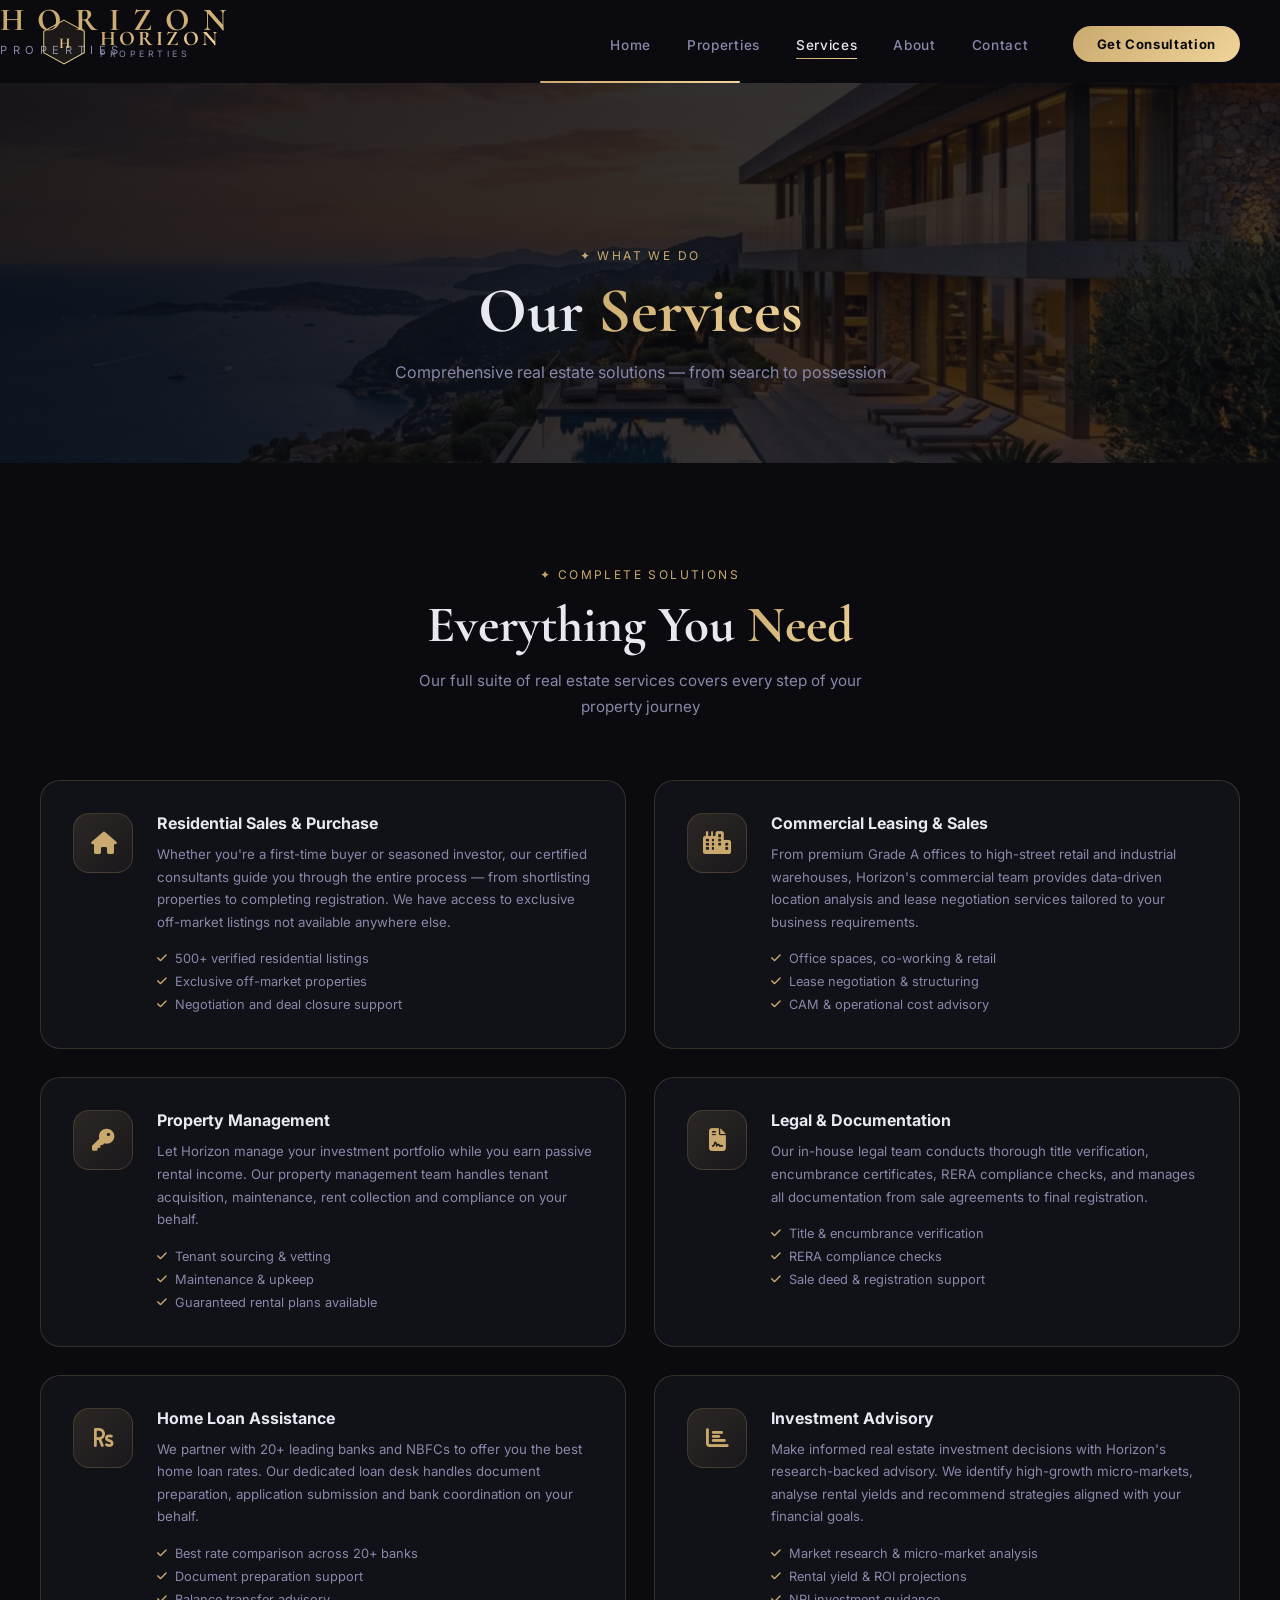
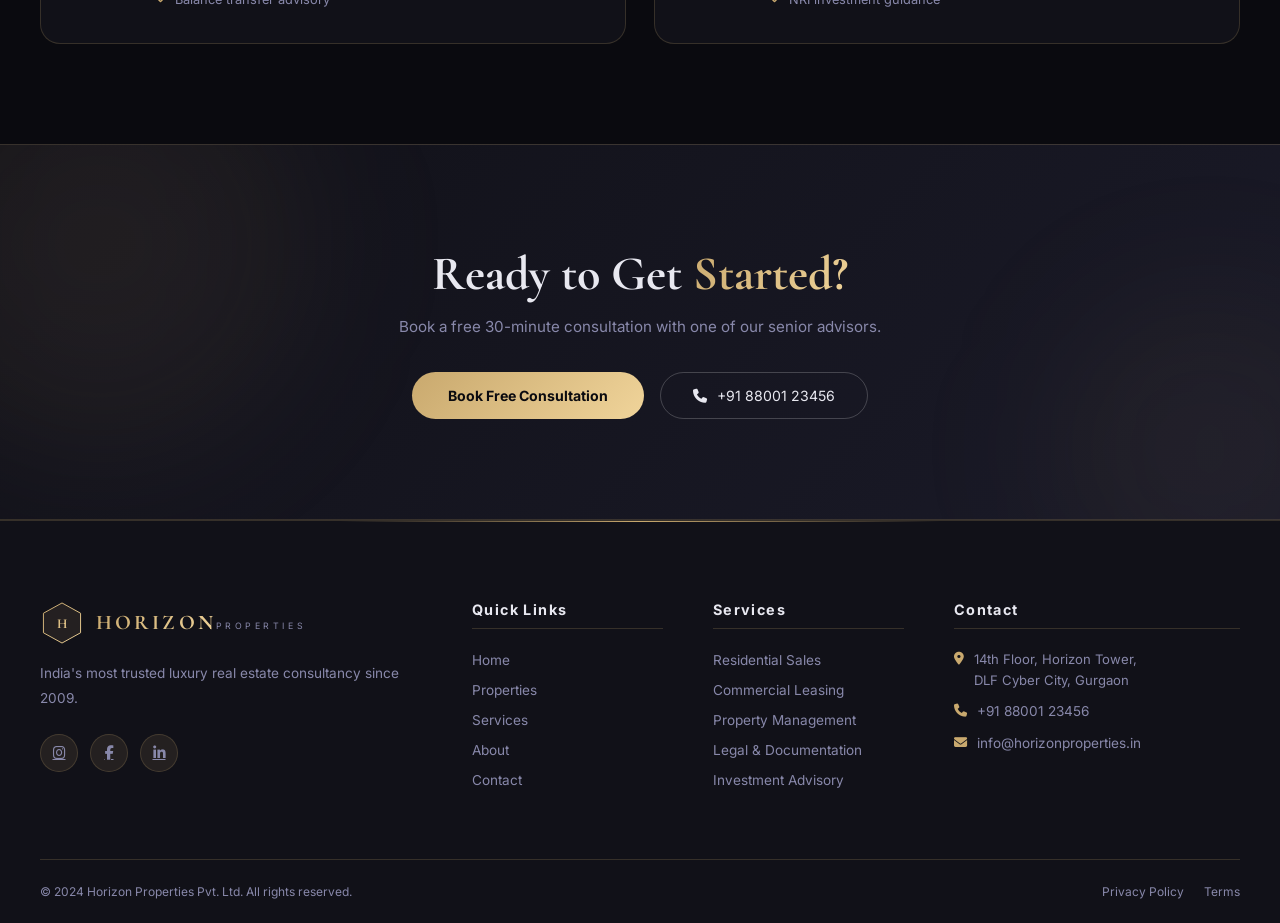
<file: services.html>
﻿<!DOCTYPE html>
<html lang="en">
<head>
<meta charset="UTF-8"/><meta name="viewport" content="width=device-width,initial-scale=1.0"/>
<title>Services | Horizon Properties</title>
<link href="https://fonts.googleapis.com/css2?family=Cormorant+Garamond:wght@300;400;500;600;700&family=Inter:wght@300;400;500;600;700&display=swap" rel="stylesheet"/>
<link rel="stylesheet" href="https://cdnjs.cloudflare.com/ajax/libs/font-awesome/6.5.0/css/all.min.css"/>
<link rel="stylesheet" href="style.css"/><link rel="stylesheet" href="pages.css"/>
</head>
<body>
<div class="preloader-text"><span class="pre-brand">HORIZON</span><span class="pre-sub">PROPERTIES</span></div><div class="preloader-bar"><div class="preloader-fill"></div></div></div></div>
<nav id="navbar" class="scrolled"><div class="nav-container"><a href="index.html" class="nav-logo"><div class="logo-icon"><svg width="48" height="48" viewBox="0 0 90 90" fill="none"><defs><linearGradient id="lg1" x1="0" y1="0" x2="90" y2="90" gradientUnits="userSpaceOnUse"><stop offset="0%" stop-color="#C9A96E"/><stop offset="100%" stop-color="#F0D49A"/></linearGradient></defs><polygon points="45,4 83,25 83,65 45,86 7,65 7,25" fill="rgba(201,169,110,0.1)" stroke="url(#lg1)" stroke-width="2"/><text x="45" y="56" text-anchor="middle" font-family="Cormorant Garamond,serif" font-weight="700" font-size="28" fill="url(#lg1)">H</text></svg></div><div class="logo-text"><span class="logo-name">HORIZON</span><span class="logo-tagline">PROPERTIES</span></div></a><ul class="nav-links"><li><a href="index.html" class="nav-link">Home</a></li><li><a href="properties.html" class="nav-link">Properties</a></li><li><a href="services.html" class="nav-link active">Services</a></li><li><a href="about.html" class="nav-link">About</a></li><li><a href="contact.html" class="nav-link">Contact</a></li></ul><a href="contact.html" class="nav-cta">Get Consultation</a><button class="hamburger" id="hamburger"><span></span><span></span><span></span></button></div><div class="mobile-drawer" id="mobile-drawer"><div class="drawer-header"><div class="logo-icon"><svg width="40" height="40" viewBox="0 0 90 90" fill="none"><defs><linearGradient id="lg2" x1="0" y1="0" x2="90" y2="90" gradientUnits="userSpaceOnUse"><stop offset="0%" stop-color="#C9A96E"/><stop offset="100%" stop-color="#F0D49A"/></linearGradient></defs><polygon points="45,4 83,25 83,65 45,86 7,65 7,25" fill="rgba(201,169,110,0.1)" stroke="url(#lg2)" stroke-width="2"/><text x="45" y="56" text-anchor="middle" font-family="Cormorant Garamond,serif" font-weight="700" font-size="28" fill="url(#lg2)">H</text></svg></div><div class="logo-text"><span class="logo-name">HORIZON</span><span class="logo-tagline">PROPERTIES</span></div><button class="drawer-close" id="drawer-close"><i class="fa fa-times"></i></button></div><ul class="drawer-links"><li><a href="index.html"><i class="fa fa-home"></i> Home</a></li><li><a href="properties.html"><i class="fa fa-building"></i> Properties</a></li><li><a href="services.html"><i class="fa fa-concierge-bell"></i> Services</a></li><li><a href="about.html"><i class="fa fa-users"></i> About</a></li><li><a href="contact.html"><i class="fa fa-envelope"></i> Contact</a></li></ul><a href="contact.html" class="drawer-cta">Get Free Consultation</a></div><div class="drawer-overlay" id="drawer-overlay"></div></nav>

<section class="page-hero"><div class="page-hero-overlay"></div><div class="page-hero-content"><span class="section-tag">✦ What We Do</span><h1 class="page-hero-title">Our <span class="gold-text">Services</span></h1><p>Comprehensive real estate solutions — from search to possession</p></div></section>

<section class="section"><div class="container">
  <div class="section-header"><span class="section-tag">✦ Complete Solutions</span><h2 class="section-title">Everything You <span class="gold-text">Need</span></h2><p class="section-subtitle">Our full suite of real estate services covers every step of your property journey</p></div>
  <div class="services-detailed-grid">
    <div class="service-detail-card">
      <div class="sdc-icon"><i class="fa fa-home"></i></div>
      <div class="sdc-content">
        <h3>Residential Sales & Purchase</h3>
        <p>Whether you're a first-time buyer or seasoned investor, our certified consultants guide you through the entire process — from shortlisting properties to completing registration. We have access to exclusive off-market listings not available anywhere else.</p>
        <ul><li><i class="fa fa-check"></i> 500+ verified residential listings</li><li><i class="fa fa-check"></i> Exclusive off-market properties</li><li><i class="fa fa-check"></i> Negotiation and deal closure support</li></ul>
      </div>
    </div>
    <div class="service-detail-card">
      <div class="sdc-icon"><i class="fa fa-city"></i></div>
      <div class="sdc-content">
        <h3>Commercial Leasing & Sales</h3>
        <p>From premium Grade A offices to high-street retail and industrial warehouses, Horizon's commercial team provides data-driven location analysis and lease negotiation services tailored to your business requirements.</p>
        <ul><li><i class="fa fa-check"></i> Office spaces, co-working & retail</li><li><i class="fa fa-check"></i> Lease negotiation & structuring</li><li><i class="fa fa-check"></i> CAM & operational cost advisory</li></ul>
      </div>
    </div>
    <div class="service-detail-card">
      <div class="sdc-icon"><i class="fa fa-key"></i></div>
      <div class="sdc-content">
        <h3>Property Management</h3>
        <p>Let Horizon manage your investment portfolio while you earn passive rental income. Our property management team handles tenant acquisition, maintenance, rent collection and compliance on your behalf.</p>
        <ul><li><i class="fa fa-check"></i> Tenant sourcing & vetting</li><li><i class="fa fa-check"></i> Maintenance & upkeep</li><li><i class="fa fa-check"></i> Guaranteed rental plans available</li></ul>
      </div>
    </div>
    <div class="service-detail-card">
      <div class="sdc-icon"><i class="fa fa-file-contract"></i></div>
      <div class="sdc-content">
        <h3>Legal & Documentation</h3>
        <p>Our in-house legal team conducts thorough title verification, encumbrance certificates, RERA compliance checks, and manages all documentation from sale agreements to final registration.</p>
        <ul><li><i class="fa fa-check"></i> Title & encumbrance verification</li><li><i class="fa fa-check"></i> RERA compliance checks</li><li><i class="fa fa-check"></i> Sale deed & registration support</li></ul>
      </div>
    </div>
    <div class="service-detail-card">
      <div class="sdc-icon"><i class="fa fa-rupee-sign"></i></div>
      <div class="sdc-content">
        <h3>Home Loan Assistance</h3>
        <p>We partner with 20+ leading banks and NBFCs to offer you the best home loan rates. Our dedicated loan desk handles document preparation, application submission and bank coordination on your behalf.</p>
        <ul><li><i class="fa fa-check"></i> Best rate comparison across 20+ banks</li><li><i class="fa fa-check"></i> Document preparation support</li><li><i class="fa fa-check"></i> Balance transfer advisory</li></ul>
      </div>
    </div>
    <div class="service-detail-card">
      <div class="sdc-icon"><i class="fa fa-chart-bar"></i></div>
      <div class="sdc-content">
        <h3>Investment Advisory</h3>
        <p>Make informed real estate investment decisions with Horizon's research-backed advisory. We identify high-growth micro-markets, analyse rental yields and recommend strategies aligned with your financial goals.</p>
        <ul><li><i class="fa fa-check"></i> Market research & micro-market analysis</li><li><i class="fa fa-check"></i> Rental yield & ROI projections</li><li><i class="fa fa-check"></i> NRI investment guidance</li></ul>
      </div>
    </div>
  </div>
</div></section>

<section class="cta-banner"><div class="cta-3d-bg"><div class="cta-orb cta-orb-1"></div><div class="cta-orb cta-orb-2"></div></div><div class="container"><div class="cta-content"><h2>Ready to Get <span class="gold-text">Started?</span></h2><p>Book a free 30-minute consultation with one of our senior advisors.</p><div class="cta-actions"><a href="contact.html" class="btn-primary">Book Free Consultation</a><a href="tel:+918800123456" class="btn-outline-light"><i class="fa fa-phone"></i> +91 88001 23456</a></div></div></div></section>

<footer class="footer"><div class="footer-glow"></div><div class="container"><div class="footer-grid"><div class="footer-brand"><div class="footer-logo"><svg width="44" height="44" viewBox="0 0 90 90" fill="none"><defs><linearGradient id="lg3" x1="0" y1="0" x2="90" y2="90" gradientUnits="userSpaceOnUse"><stop offset="0%" stop-color="#C9A96E"/><stop offset="100%" stop-color="#F0D49A"/></linearGradient></defs><polygon points="45,4 83,25 83,65 45,86 7,65 7,25" fill="rgba(201,169,110,0.1)" stroke="url(#lg3)" stroke-width="2"/><text x="45" y="56" text-anchor="middle" font-family="Cormorant Garamond,serif" font-weight="700" font-size="28" fill="url(#lg3)">H</text></svg><div><span class="logo-name">HORIZON</span><span class="logo-tagline">PROPERTIES</span></div></div><p>India's most trusted luxury real estate consultancy since 2009.</p><div class="footer-social"><a href="#"><i class="fab fa-instagram"></i></a><a href="#"><i class="fab fa-facebook-f"></i></a><a href="#"><i class="fab fa-linkedin-in"></i></a></div></div><div class="footer-col"><h4>Quick Links</h4><ul><li><a href="index.html">Home</a></li><li><a href="properties.html">Properties</a></li><li><a href="services.html">Services</a></li><li><a href="about.html">About</a></li><li><a href="contact.html">Contact</a></li></ul></div><div class="footer-col"><h4>Services</h4><ul><li><a href="#">Residential Sales</a></li><li><a href="#">Commercial Leasing</a></li><li><a href="#">Property Management</a></li><li><a href="#">Legal & Documentation</a></li><li><a href="#">Investment Advisory</a></li></ul></div><div class="footer-col"><h4>Contact</h4><ul class="footer-contact"><li><i class="fa fa-map-marker-alt"></i>14th Floor, Horizon Tower,<br/>DLF Cyber City, Gurgaon</li><li><i class="fa fa-phone"></i><a href="tel:+918800123456">+91 88001 23456</a></li><li><i class="fa fa-envelope"></i><a href="mailto:info@horizonproperties.in">info@horizonproperties.in</a></li></ul></div></div><div class="footer-bottom"><p>© 2024 Horizon Properties Pvt. Ltd. All rights reserved.</p><div class="footer-bottom-links"><a href="#">Privacy Policy</a><a href="#">Terms</a></div></div></div></footer>
<button class="back-to-top" id="back-to-top"><i class="fa fa-chevron-up"></i></button>
<script src="main.js"></script>
</body></html>
</file>
<file: style.css>
﻿:root{--gold:#C9A96E;--gold-light:#F0D49A;--dark:#0A0A0F;--dark2:#111118;--dark3:#1A1A28;--text:#E8E8F0;--text-muted:#8888AA;--glass:rgba(255,255,255,0.04);--border:rgba(201,169,110,0.2);--shadow:0 20px 60px rgba(0,0,0,0.5)}
*{margin:0;padding:0;box-sizing:border-box}html{scroll-behavior:smooth}
body{font-family:'Inter',sans-serif;background:var(--dark);color:var(--text);overflow-x:hidden}
/* PRELOADER */
#preloader{position:fixed;inset:0;background:var(--dark);z-index:9999;display:flex;align-items:center;justify-content:center;transition:opacity .6s,visibility .6s}
#preloader.hidden{opacity:0;visibility:hidden}
.preloader-inner{text-align:center}
.preloader-logo{margin-bottom:20px}.preloader-logo svg{animation:spin3d 2s linear infinite}
@keyframes spin3d{0%{transform:rotateY(0)}100%{transform:rotateY(360deg)}}
.hex-anim{animation:hexPulse 1.5s ease-in-out infinite alternate}
@keyframes hexPulse{from{stroke-dashoffset:300;stroke-dasharray:300}to{stroke-dashoffset:0;stroke-dasharray:300}}
.pre-brand{display:block;font-family:'Cormorant Garamond',serif;font-size:2rem;font-weight:700;background:linear-gradient(135deg,var(--gold),var(--gold-light));-webkit-background-clip:text;-webkit-text-fill-color:transparent;letter-spacing:.4em}
.pre-sub{display:block;font-size:.7rem;letter-spacing:.5em;color:var(--text-muted);margin-top:4px}
.preloader-bar{width:200px;height:2px;background:var(--border);border-radius:2px;margin:24px auto 0;overflow:hidden}
.preloader-fill{height:100%;background:linear-gradient(90deg,var(--gold),var(--gold-light));width:0;animation:fillBar 2.5s ease forwards}
@keyframes fillBar{to{width:100%}}
/* NAVBAR */
#navbar{position:fixed;top:0;left:0;right:0;z-index:1000;padding:18px 0;transition:all .4s}
#navbar.scrolled{background:rgba(10,10,15,.95);backdrop-filter:blur(20px);padding:12px 0;border-bottom:1px solid var(--border)}
.nav-container{max-width:1400px;margin:0 auto;padding:0 40px;display:flex;align-items:center;gap:30px}
.nav-logo{display:flex;align-items:center;gap:12px;text-decoration:none}
.logo-text{display:flex;flex-direction:column}
.logo-name{font-family:'Cormorant Garamond',serif;font-size:1.3rem;font-weight:700;background:linear-gradient(135deg,var(--gold),var(--gold-light));-webkit-background-clip:text;-webkit-text-fill-color:transparent;letter-spacing:.15em;line-height:1}
.logo-tagline{font-size:.55rem;letter-spacing:.4em;color:var(--text-muted);line-height:1}
.logo-icon svg{transition:transform .4s}
.nav-logo:hover .logo-icon svg{transform:rotate(30deg) scale(1.1)}
.nav-links{list-style:none;display:flex;align-items:center;gap:8px;margin-left:auto}
.nav-link{text-decoration:none;color:var(--text-muted);font-size:.85rem;font-weight:500;letter-spacing:.05em;padding:8px 14px;border-radius:8px;transition:all .3s;position:relative}
.nav-link::after{content:'';position:absolute;bottom:2px;left:14px;right:14px;height:1px;background:linear-gradient(90deg,var(--gold),var(--gold-light));transform:scaleX(0);transition:transform .3s}
.nav-link:hover,.nav-link.active{color:var(--text)}.nav-link:hover::after,.nav-link.active::after{transform:scaleX(1)}
.nav-cta{background:linear-gradient(135deg,var(--gold),var(--gold-light));color:#0A0A0F;padding:10px 24px;border-radius:30px;text-decoration:none;font-size:.82rem;font-weight:700;letter-spacing:.05em;transition:all .3s;white-space:nowrap}
.nav-cta:hover{transform:translateY(-2px);box-shadow:0 8px 30px rgba(201,169,110,.4)}
.hamburger{display:none;flex-direction:column;gap:5px;cursor:pointer;background:none;border:none;padding:8px}
.hamburger span{display:block;width:24px;height:2px;background:var(--gold);border-radius:2px;transition:all .3s}
.hamburger.active span:nth-child(1){transform:rotate(45deg) translate(5px,5px)}
.hamburger.active span:nth-child(2){opacity:0}
.hamburger.active span:nth-child(3){transform:rotate(-45deg) translate(5px,-5px)}
/* MOBILE DRAWER */
.mobile-drawer{position:fixed;top:0;right:-320px;width:300px;height:100vh;background:var(--dark2);border-left:1px solid var(--border);z-index:2000;transition:right .4s cubic-bezier(.4,0,.2,1);display:flex;flex-direction:column;padding:0}
.mobile-drawer.open{right:0}
.drawer-overlay{position:fixed;inset:0;background:rgba(0,0,0,.7);z-index:1999;opacity:0;visibility:hidden;transition:all .4s}
.drawer-overlay.active{opacity:1;visibility:visible}
.drawer-header{display:flex;align-items:center;gap:12px;padding:24px 20px;border-bottom:1px solid var(--border)}
.drawer-close{margin-left:auto;background:none;border:1px solid var(--border);color:var(--text-muted);width:36px;height:36px;border-radius:50%;cursor:pointer;transition:all .3s}
.drawer-close:hover{border-color:var(--gold);color:var(--gold)}
.drawer-links{list-style:none;padding:20px 0;flex:1}
.drawer-links li a{display:flex;align-items:center;gap:14px;padding:14px 24px;color:var(--text-muted);text-decoration:none;font-size:.9rem;transition:all .3s;border-left:3px solid transparent}
.drawer-links li a:hover{color:var(--gold);background:rgba(201,169,110,.05);border-left-color:var(--gold)}
.drawer-links li a i{width:18px;text-align:center;color:var(--gold)}
.drawer-cta{margin:0 20px 20px;background:linear-gradient(135deg,var(--gold),var(--gold-light));color:#0A0A0F;text-align:center;padding:14px;border-radius:12px;text-decoration:none;font-weight:700;font-size:.85rem}
.drawer-social{display:flex;justify-content:center;gap:16px;padding:20px;border-top:1px solid var(--border)}
.drawer-social a{color:var(--text-muted);font-size:1.1rem;transition:color .3s}.drawer-social a:hover{color:var(--gold)}/* HERO */
.hero-section{position:relative;min-height:100vh;display:flex;align-items:center;overflow:hidden}
.hero-bg{position:absolute;inset:0}.hero-bg-img{width:100%;height:100%;object-fit:cover}
.hero-overlay{position:absolute;inset:0;background:linear-gradient(135deg,rgba(10,10,15,.92) 0%,rgba(10,10,15,.7) 50%,rgba(10,10,15,.85) 100%)}
.hero-content{position:relative;z-index:2;max-width:1400px;margin:0 auto;padding:120px 40px 80px;width:100%}
.hero-badge{display:inline-flex;align-items:center;gap:8px;background:rgba(201,169,110,.1);border:1px solid var(--border);border-radius:30px;padding:8px 20px;margin-bottom:24px}
.hero-badge span{font-size:.78rem;color:var(--gold);letter-spacing:.1em}
.hero-title{font-family:'Cormorant Garamond',serif;font-size:clamp(2.8rem,6vw,5.5rem);font-weight:700;line-height:1.1;margin-bottom:20px}
.gold-text{background:linear-gradient(135deg,var(--gold),var(--gold-light));-webkit-background-clip:text;-webkit-text-fill-color:transparent}
.hero-subtitle{font-size:1.05rem;color:var(--text-muted);max-width:560px;line-height:1.7;margin-bottom:40px}
/* SEARCH */
.hero-search{background:rgba(255,255,255,.04);backdrop-filter:blur(20px);border:1px solid var(--border);border-radius:20px;padding:24px;max-width:760px;margin-bottom:48px}
.search-tabs{display:flex;gap:8px;margin-bottom:16px}
.search-tab{background:none;border:1px solid var(--border);color:var(--text-muted);padding:8px 20px;border-radius:30px;cursor:pointer;font-size:.82rem;transition:all .3s}
.search-tab.active,.search-tab:hover{background:var(--gold);border-color:var(--gold);color:#0A0A0F;font-weight:700}
.search-bar{display:flex;gap:10px;flex-wrap:wrap}
.search-field{flex:1;min-width:200px;display:flex;align-items:center;gap:10px;background:rgba(255,255,255,.06);border:1px solid var(--border);border-radius:10px;padding:12px 16px}
.search-field i{color:var(--gold)}.search-field input{background:none;border:none;outline:none;color:var(--text);width:100%;font-size:.9rem}
.search-field input::placeholder{color:var(--text-muted)}
.search-select select{background:rgba(255,255,255,.06);border:1px solid var(--border);border-radius:10px;padding:12px 16px;color:var(--text-muted);font-size:.85rem;outline:none;cursor:pointer}
.search-btn{background:linear-gradient(135deg,var(--gold),var(--gold-light));color:#0A0A0F;border:none;border-radius:10px;padding:12px 28px;font-weight:700;font-size:.9rem;cursor:pointer;display:flex;align-items:center;gap:8px;transition:all .3s}
.search-btn:hover{transform:translateY(-2px);box-shadow:0 8px 30px rgba(201,169,110,.4)}
/* STATS */
.hero-stats{display:flex;gap:0;flex-wrap:wrap;gap:8px}
.stat-item{display:flex;flex-direction:column;align-items:center;padding:0 30px}
.stat-num{font-family:'Cormorant Garamond',serif;font-size:2.4rem;font-weight:700;background:linear-gradient(135deg,var(--gold),var(--gold-light));-webkit-background-clip:text;-webkit-text-fill-color:transparent;line-height:1}
.stat-plus{font-size:1.4rem;color:var(--gold);line-height:1}
.stat-label{font-size:.72rem;color:var(--text-muted);letter-spacing:.08em;margin-top:4px}
.stat-divider{width:1px;height:50px;background:var(--border)}
.stat-item:first-child{padding-left:0}
/* SCROLL INDICATOR */
.scroll-indicator{position:absolute;bottom:40px;left:50%;transform:translateX(-50%);display:flex;flex-direction:column;align-items:center;gap:8px;z-index:2}
.scroll-mouse{width:26px;height:40px;border:2px solid rgba(201,169,110,.5);border-radius:13px;display:flex;justify-content:center;padding-top:6px}
.scroll-wheel{width:4px;height:8px;background:var(--gold);border-radius:2px;animation:scrollAnim 2s infinite}
@keyframes scrollAnim{0%{transform:translateY(0);opacity:1}100%{transform:translateY(12px);opacity:0}}
.scroll-indicator span{font-size:.68rem;color:var(--text-muted);letter-spacing:.15em}
/* PARTICLES */
.particles{position:absolute;inset:0;pointer-events:none}
.particle{position:absolute;width:2px;height:2px;background:var(--gold);border-radius:50%;animation:float linear infinite;opacity:.4}
@keyframes float{0%{transform:translateY(100vh) rotate(0)}100%{transform:translateY(-100px) rotate(360deg)}}
/* SECTIONS */
.section{padding:100px 0}.container{max-width:1400px;margin:0 auto;padding:0 40px}
.section-header{text-align:center;margin-bottom:60px}
.section-tag{font-size:.75rem;letter-spacing:.2em;color:var(--gold);text-transform:uppercase}
.section-title{font-family:'Cormorant Garamond',serif;font-size:clamp(2rem,4vw,3.2rem);font-weight:700;margin:12px 0;line-height:1.2}
.section-subtitle{color:var(--text-muted);font-size:.95rem;max-width:500px;margin:0 auto;line-height:1.7}
/* FILTER TABS */
.filter-tabs{display:flex;gap:10px;flex-wrap:wrap;margin-bottom:40px;justify-content:center}
.filter-btn{background:none;border:1px solid var(--border);color:var(--text-muted);padding:10px 24px;border-radius:30px;cursor:pointer;font-size:.82rem;transition:all .3s}
.filter-btn.active,.filter-btn:hover{background:linear-gradient(135deg,var(--gold),var(--gold-light));border-color:transparent;color:#0A0A0F;font-weight:700}
/* PROPERTIES GRID */
.properties-grid{display:grid;grid-template-columns:repeat(auto-fill,minmax(340px,1fr));gap:28px}
.prop-card{background:var(--dark2);border:1px solid var(--border);border-radius:20px;overflow:hidden;transition:all .4s;cursor:pointer}
.prop-card:hover{transform:translateY(-8px);box-shadow:0 30px 80px rgba(0,0,0,.5);border-color:var(--gold)}
.prop-img-wrap{position:relative;height:240px;overflow:hidden}
.prop-img-wrap img{width:100%;height:100%;object-fit:cover;transition:transform .6s}
.prop-card:hover .prop-img-wrap img{transform:scale(1.08)}
.prop-badge{position:absolute;top:16px;left:16px;background:linear-gradient(135deg,var(--gold),var(--gold-light));color:#0A0A0F;font-size:.7rem;font-weight:700;padding:5px 14px;border-radius:20px;letter-spacing:.05em}
.prop-badge.rent{background:linear-gradient(135deg,#6E9DC9,#9AD4F0)}
.prop-fav{position:absolute;top:14px;right:14px;background:rgba(0,0,0,.5);backdrop-filter:blur(10px);border:1px solid rgba(255,255,255,.1);width:36px;height:36px;border-radius:50%;display:flex;align-items:center;justify-content:center;cursor:pointer;color:#fff;transition:all .3s}
.prop-fav:hover,.prop-fav.active{background:var(--gold);color:#0A0A0F}
.prop-info{padding:22px}
.prop-price{font-family:'Cormorant Garamond',serif;font-size:1.6rem;font-weight:700;color:var(--gold)}
.prop-name{font-size:1rem;font-weight:600;margin:6px 0 4px;color:var(--text)}
.prop-loc{font-size:.8rem;color:var(--text-muted);display:flex;align-items:center;gap:6px;margin-bottom:14px}
.prop-loc i{color:var(--gold)}
.prop-features{display:flex;gap:16px;padding-top:14px;border-top:1px solid var(--border)}
.prop-feat{display:flex;align-items:center;gap:6px;font-size:.78rem;color:var(--text-muted)}
.prop-feat i{color:var(--gold);font-size:.8rem}
.section-cta{text-align:center;margin-top:50px}
.btn-outline{display:inline-flex;align-items:center;gap:10px;border:1px solid var(--gold);color:var(--gold);padding:14px 36px;border-radius:30px;text-decoration:none;font-size:.88rem;font-weight:600;transition:all .3s}
.btn-outline:hover{background:linear-gradient(135deg,var(--gold),var(--gold-light));color:#0A0A0F;border-color:transparent;transform:translateY(-2px)}
.btn-primary{display:inline-flex;align-items:center;gap:10px;background:linear-gradient(135deg,var(--gold),var(--gold-light));color:#0A0A0F;padding:14px 36px;border-radius:30px;text-decoration:none;font-size:.88rem;font-weight:700;transition:all .3s}
.btn-primary:hover{transform:translateY(-2px);box-shadow:0 10px 40px rgba(201,169,110,.4)}
/* WHY SECTION */
.why-section{background:var(--dark2)}
.why-grid{display:grid;grid-template-columns:1fr 1fr;gap:80px;align-items:center}
.why-desc{color:var(--text-muted);line-height:1.8;margin:20px 0 30px;font-size:.95rem}
.why-features{display:flex;flex-direction:column;gap:22px;margin-bottom:36px}
.why-feat{display:flex;align-items:flex-start;gap:16px}
.feat-icon{width:48px;height:48px;background:rgba(201,169,110,.1);border:1px solid var(--border);border-radius:12px;display:flex;align-items:center;justify-content:center;color:var(--gold);font-size:1.1rem;flex-shrink:0;transition:all .3s}
.why-feat:hover .feat-icon{background:linear-gradient(135deg,var(--gold),var(--gold-light));color:#0A0A0F;border-color:transparent}
.why-feat h4{font-size:.95rem;font-weight:600;margin-bottom:4px}
.why-feat p{font-size:.82rem;color:var(--text-muted);line-height:1.6}
.why-card-3d{transition:transform .1s;transform-style:preserve-3d}
.why-img-wrap{position:relative;border-radius:20px;overflow:hidden}
.why-img{width:100%;height:450px;object-fit:cover;display:block}
.why-badge-float{position:absolute;bottom:20px;left:20px;background:rgba(10,10,15,.9);backdrop-filter:blur(10px);border:1px solid var(--border);border-radius:12px;padding:10px 18px;font-size:.82rem;color:var(--gold);display:flex;align-items:center;gap:8px}
.why-card-stat{display:flex;background:var(--dark3);border:1px solid var(--border);border-radius:16px;padding:20px;margin-top:16px;gap:20px}
.wcs-item{flex:1;text-align:center}
.wcs-num{display:block;font-family:'Cormorant Garamond',serif;font-size:1.8rem;font-weight:700;color:var(--gold)}
.wcs-lbl{font-size:.75rem;color:var(--text-muted)}
.wcs-divider{width:1px;background:var(--border)}
/* VIDEO SECTION */
.video-section{position:relative;min-height:500px;display:flex;align-items:center;background:url('images/property3.png') center/cover no-repeat;text-align:center}
.video-bg-overlay{position:absolute;inset:0;background:linear-gradient(135deg,rgba(10,10,15,.88),rgba(10,10,15,.75))}
.video-content{position:relative;z-index:2;max-width:600px;margin:0 auto}
.section-tag.light{color:var(--gold-light)}
.section-title.light{color:#fff}
.video-desc{color:rgba(255,255,255,.7);margin:16px 0 40px;font-size:.95rem;line-height:1.7}
.play-btn{width:90px;height:90px;background:linear-gradient(135deg,var(--gold),var(--gold-light));border:none;border-radius:50%;display:flex;align-items:center;justify-content:center;cursor:pointer;font-size:1.5rem;color:#0A0A0F;margin:0 auto 16px;position:relative;transition:all .3s}
.play-btn:hover{transform:scale(1.1);box-shadow:0 0 60px rgba(201,169,110,.5)}
.play-ripple{position:absolute;inset:-10px;border-radius:50%;border:2px solid rgba(201,169,110,.4);animation:ripple 2s infinite}
@keyframes ripple{0%{transform:scale(1);opacity:1}100%{transform:scale(1.4);opacity:0}}
.play-label{color:rgba(255,255,255,.6);font-size:.82rem;letter-spacing:.1em}
/* VIDEO MODAL */
.video-modal{position:fixed;inset:0;background:rgba(0,0,0,.95);z-index:9000;display:flex;align-items:center;justify-content:center;opacity:0;visibility:hidden;transition:all .4s}
.video-modal.open{opacity:1;visibility:visible}
.video-modal-inner{position:relative;width:90%;max-width:900px;aspect-ratio:16/9}
.video-wrapper{width:100%;height:100%;border-radius:12px;overflow:hidden}
.modal-close{position:absolute;top:-50px;right:0;background:none;border:1px solid rgba(255,255,255,.2);color:#fff;width:40px;height:40px;border-radius:50%;cursor:pointer;font-size:1rem;transition:all .3s}
.modal-close:hover{background:var(--gold);color:#0A0A0F;border-color:var(--gold)}
/* SERVICES */
.services-section{background:var(--dark)}
.services-grid{display:grid;grid-template-columns:repeat(auto-fill,minmax(280px,1fr));gap:24px}
.service-card{background:var(--dark2);border:1px solid var(--border);border-radius:20px;padding:32px;transition:all .4s;position:relative;overflow:hidden}
.service-card::before{content:'';position:absolute;inset:0;background:linear-gradient(135deg,rgba(201,169,110,.08),transparent);opacity:0;transition:opacity .4s}
.service-card:hover{transform:translateY(-6px);border-color:var(--gold);box-shadow:0 20px 60px rgba(0,0,0,.4)}
.service-card:hover::before{opacity:1}
.service-icon{width:60px;height:60px;background:linear-gradient(135deg,rgba(201,169,110,.15),rgba(201,169,110,.05));border:1px solid var(--border);border-radius:16px;display:flex;align-items:center;justify-content:center;font-size:1.4rem;color:var(--gold);margin-bottom:20px;transition:all .4s}
.service-card:hover .service-icon{background:linear-gradient(135deg,var(--gold),var(--gold-light));color:#0A0A0F;border-color:transparent}
.service-card h3{font-size:1.1rem;font-weight:600;margin-bottom:10px}
.service-card p{font-size:.85rem;color:var(--text-muted);line-height:1.7}
.service-link{display:inline-flex;align-items:center;gap:6px;color:var(--gold);font-size:.8rem;font-weight:600;margin-top:16px;text-decoration:none;transition:gap .3s}
.service-link:hover{gap:12px}
/* TESTIMONIALS */
.testimonials-section{background:var(--dark2)}
.testimonial-swiper{padding-bottom:50px !important}
.testimonial-card{background:var(--dark3);border:1px solid var(--border);border-radius:20px;padding:36px;margin:8px}
.testi-quote{color:var(--gold);font-size:1.8rem;margin-bottom:16px;opacity:.5}
.testimonial-card p{color:var(--text-muted);line-height:1.8;font-size:.92rem;font-style:italic;margin-bottom:24px}
.testi-author{display:flex;align-items:center;gap:14px;margin-bottom:12px}
.testi-avatar{width:46px;height:46px;background:linear-gradient(135deg,var(--gold),var(--gold-light));border-radius:50%;display:flex;align-items:center;justify-content:center;font-weight:700;color:#0A0A0F;font-size:.9rem;flex-shrink:0}
.testi-author strong{display:block;font-size:.92rem;margin-bottom:2px}
.testi-author span{font-size:.76rem;color:var(--text-muted)}
.testi-stars{color:var(--gold);font-size:.9rem;letter-spacing:3px}
.swiper-button-prev,.swiper-button-next{color:var(--gold) !important}
.swiper-pagination-bullet-active{background:var(--gold) !important}
/* CTA BANNER */
.cta-banner{position:relative;background:linear-gradient(135deg,var(--dark2),var(--dark3));border-top:1px solid var(--border);border-bottom:1px solid var(--border);padding:100px 0;overflow:hidden;text-align:center}
.cta-3d-bg{position:absolute;inset:0;pointer-events:none}
.cta-orb{position:absolute;border-radius:50%;filter:blur(80px)}
.cta-orb-1{width:400px;height:400px;background:rgba(201,169,110,.08);top:-100px;left:-100px;animation:orbFloat 8s ease-in-out infinite}
.cta-orb-2{width:300px;height:300px;background:rgba(201,169,110,.06);bottom:-80px;right:-80px;animation:orbFloat 6s ease-in-out infinite reverse}
@keyframes orbFloat{0%,100%{transform:translate(0,0)}50%{transform:translate(30px,20px)}}
.cta-content{position:relative;z-index:2}
.cta-content h2{font-family:'Cormorant Garamond',serif;font-size:clamp(1.8rem,4vw,3rem);font-weight:700;margin-bottom:14px}
.cta-content p{color:var(--text-muted);margin-bottom:36px;font-size:.95rem}
.cta-actions{display:flex;justify-content:center;gap:16px;flex-wrap:wrap}
.btn-outline-light{display:inline-flex;align-items:center;gap:10px;border:1px solid rgba(255,255,255,.2);color:var(--text);padding:14px 32px;border-radius:30px;text-decoration:none;font-size:.88rem;transition:all .3s}
.btn-outline-light:hover{border-color:var(--gold);color:var(--gold)}
/* FOOTER */
.footer{background:var(--dark2);border-top:1px solid var(--border);padding:80px 0 0;position:relative}
.footer-glow{position:absolute;top:0;left:50%;transform:translateX(-50%);width:600px;height:1px;background:linear-gradient(90deg,transparent,var(--gold),transparent)}
.footer-grid{display:grid;grid-template-columns:2fr 1fr 1fr 1.5fr;gap:50px;margin-bottom:60px}
.footer-logo{display:flex;align-items:center;gap:12px;margin-bottom:16px}
.footer-brand p{color:var(--text-muted);font-size:.85rem;line-height:1.8;margin-bottom:24px}
.footer-social{display:flex;gap:12px}
.footer-social a{width:38px;height:38px;background:rgba(201,169,110,.1);border:1px solid var(--border);border-radius:50%;display:flex;align-items:center;justify-content:center;color:var(--text-muted);font-size:.9rem;transition:all .3s}
.footer-social a:hover{background:var(--gold);color:#0A0A0F;border-color:transparent}
.footer-col h4{font-size:.9rem;font-weight:700;letter-spacing:.1em;color:var(--text);margin-bottom:20px;padding-bottom:10px;border-bottom:1px solid var(--border)}
.footer-col ul{list-style:none}
.footer-col ul li{margin-bottom:10px}
.footer-col ul li a{color:var(--text-muted);text-decoration:none;font-size:.85rem;transition:color .3s}
.footer-col ul li a:hover{color:var(--gold)}
.footer-contact li{display:flex;align-items:flex-start;gap:10px;color:var(--text-muted);font-size:.82rem;margin-bottom:12px;line-height:1.6}
.footer-contact li i{color:var(--gold);margin-top:3px;flex-shrink:0}
.footer-contact a{color:var(--text-muted);text-decoration:none;transition:color .3s}
.footer-contact a:hover{color:var(--gold)}
.footer-bottom{border-top:1px solid var(--border);padding:24px 0;display:flex;justify-content:space-between;align-items:center;flex-wrap:wrap;gap:12px}
.footer-bottom p{font-size:.75rem;color:var(--text-muted)}
.footer-bottom-links{display:flex;gap:20px}
.footer-bottom-links a{font-size:.75rem;color:var(--text-muted);text-decoration:none;transition:color .3s}
.footer-bottom-links a:hover{color:var(--gold)}
/* BACK TO TOP */
.back-to-top{position:fixed;bottom:30px;right:30px;width:46px;height:46px;background:linear-gradient(135deg,var(--gold),var(--gold-light));color:#0A0A0F;border:none;border-radius:50%;font-size:1rem;cursor:pointer;opacity:0;visibility:hidden;transition:all .4s;z-index:999}
.back-to-top.show{opacity:1;visibility:visible}.back-to-top:hover{transform:translateY(-4px);box-shadow:0 8px 30px rgba(201,169,110,.4)}
/* RESPONSIVE */
@media(max-width:1024px){.footer-grid{grid-template-columns:1fr 1fr;gap:40px}.why-grid{grid-template-columns:1fr;gap:50px}}
@media(max-width:768px){.nav-links,.nav-cta{display:none}.hamburger{display:flex}.hero-content{padding:100px 20px 60px}.container{padding:0 20px}.section{padding:70px 0}.hero-stats{gap:4px}.stat-item{padding:0 16px}.why-grid{grid-template-columns:1fr}.footer-grid{grid-template-columns:1fr}.footer-bottom{flex-direction:column;text-align:center}.search-bar{flex-direction:column}.properties-grid{grid-template-columns:1fr}}
@media(max-width:480px){.hero-title{font-size:2.2rem}.stat-num{font-size:1.8rem}.services-grid{grid-template-columns:1fr}}

/* ===== CUSTOM DROPDOWN STYLES ===== */
/* Reset & base for all selects site-wide */
select {
  -webkit-appearance: none;
  -moz-appearance: none;
  appearance: none;
  background-color: rgba(20, 20, 32, 0.95);
  background-image: url("data:image/svg+xml,%3Csvg xmlns='http://www.w3.org/2000/svg' width='16' height='16' viewBox='0 0 24 24' fill='none' stroke='%23C9A96E' stroke-width='2' stroke-linecap='round' stroke-linejoin='round'%3E%3Cpolyline points='6 9 12 15 18 9'%3E%3C/polyline%3E%3C/svg%3E");
  background-repeat: no-repeat;
  background-position: right 14px center;
  background-size: 16px;
  border: 1px solid rgba(201,169,110,0.25);
  border-radius: 10px;
  padding: 12px 40px 12px 16px;
  color: #E8E8F0;
  font-family: 'Inter', sans-serif;
  font-size: 0.88rem;
  cursor: pointer;
  outline: none;
  transition: border-color 0.3s, box-shadow 0.3s, background-color 0.3s;
  width: 100%;
}

select:hover {
  border-color: rgba(201,169,110,0.6);
  background-color: rgba(26, 26, 40, 0.98);
}

select:focus {
  border-color: #C9A96E;
  box-shadow: 0 0 0 3px rgba(201,169,110,0.15);
  background-color: rgba(26, 26, 40, 1);
}

/* Style the dropdown options */
select option {
  background-color: #111118;
  color: #E8E8F0;
  padding: 10px 14px;
  font-size: 0.88rem;
}

select option:hover,
select option:checked {
  background-color: #C9A96E;
  color: #0A0A0F;
}

/* Hero search bar selects — override to match glass look */
.search-select {
  flex: 1;
  min-width: 160px;
  position: relative;
}

.search-select select {
  background-color: rgba(255,255,255,0.06);
  border: 1px solid rgba(201,169,110,0.2);
  border-radius: 10px;
  padding: 13px 40px 13px 16px;
  color: #8888AA;
  width: 100%;
  backdrop-filter: blur(10px);
}

.search-select select:hover {
  border-color: rgba(201,169,110,0.55);
  background-color: rgba(255,255,255,0.09);
  color: #E8E8F0;
}

.search-select select:focus {
  border-color: #C9A96E;
  box-shadow: 0 0 0 3px rgba(201,169,110,0.12);
  color: #E8E8F0;
  background-color: rgba(20,20,30,0.95);
}

/* Properties page filter bar selects */
.prop-filter-group select {
  background-color: rgba(20, 20, 32, 0.9);
  border: 1px solid rgba(201,169,110,0.2);
  border-radius: 10px;
  padding: 12px 40px 12px 14px;
  color: #8888AA;
  width: 100%;
}

.prop-filter-group select:hover {
  border-color: rgba(201,169,110,0.55);
  color: #E8E8F0;
}

.prop-filter-group select:focus {
  border-color: #C9A96E;
  box-shadow: 0 0 0 3px rgba(201,169,110,0.12);
  color: #E8E8F0;
}

/* Contact form selects */
.form-group select {
  background-color: rgba(255,255,255,0.05);
  border: 1px solid rgba(201,169,110,0.2);
  border-radius: 10px;
  padding: 12px 40px 12px 16px;
  color: #8888AA;
  font-size: 0.88rem;
}

.form-group select:hover {
  border-color: rgba(201,169,110,0.5);
  color: #E8E8F0;
}

.form-group select:focus {
  border-color: #C9A96E;
  box-shadow: 0 0 0 3px rgba(201,169,110,0.12);
  color: #E8E8F0;
  background-color: rgba(20,20,32,0.95);
}

/* Scrollbar for select dropdowns (webkit) */
select::-webkit-scrollbar { width: 6px; }
select::-webkit-scrollbar-track { background: #111118; }
select::-webkit-scrollbar-thumb { background: #C9A96E; border-radius: 3px; }
</file>
<file: pages.css>
﻿/* PAGE HERO */
.page-hero{position:relative;min-height:380px;display:flex;align-items:center;justify-content:center;text-align:center;background:url('images/hero_bg.png') center/cover no-repeat;margin-top:0;padding-top:80px}
.page-hero-overlay{position:absolute;inset:0;background:linear-gradient(135deg,rgba(10,10,15,.9),rgba(10,10,15,.75))}
.page-hero-content{position:relative;z-index:2;padding:40px 20px}
.page-hero-title{font-family:'Cormorant Garamond',serif;font-size:clamp(2.4rem,5vw,4rem);font-weight:700;margin:12px 0 16px;line-height:1.1}
.page-hero-content p{color:var(--text-muted);font-size:1rem}
/* PROPS FILTER BAR */
.prop-filters-bar{display:flex;gap:16px;flex-wrap:wrap;background:var(--dark2);border:1px solid var(--border);border-radius:16px;padding:24px;align-items:flex-end}
.prop-filter-group{display:flex;flex-direction:column;gap:8px;flex:1;min-width:160px}
.prop-filter-group label{font-size:.72rem;color:var(--text-muted);letter-spacing:.1em;text-transform:uppercase}
.prop-filter-group select{background:rgba(255,255,255,.05);border:1px solid var(--border);border-radius:10px;padding:12px 14px;color:var(--text);font-size:.85rem;outline:none;cursor:pointer}
/* ABOUT */
.about-grid{display:grid;grid-template-columns:1fr 1fr;gap:80px;align-items:center}
.about-img-side{position:relative}
.about-main-img{width:100%;height:500px;object-fit:cover;border-radius:20px}
.about-badge-float{position:absolute;bottom:-20px;right:20px;background:linear-gradient(135deg,var(--gold),var(--gold-light));color:#0A0A0F;padding:18px 24px;border-radius:16px;text-align:center}
.about-stats-row{display:grid;grid-template-columns:1fr 1fr;gap:20px;margin:30px 0 36px}
.about-stat{background:var(--dark3);border:1px solid var(--border);border-radius:14px;padding:18px;text-align:center}
/* TEAM */
.team-grid{display:grid;grid-template-columns:repeat(auto-fill,minmax(240px,1fr));gap:24px}
.team-card{background:var(--dark3);border:1px solid var(--border);border-radius:20px;padding:32px;text-align:center;transition:all .4s}
.team-card:hover{border-color:var(--gold);transform:translateY(-6px)}
.team-avatar{width:80px;height:80px;border-radius:50%;display:flex;align-items:center;justify-content:center;font-size:1.4rem;font-weight:700;color:#0A0A0F;margin:0 auto 16px}
.team-card h3{font-size:1.1rem;font-weight:600;margin-bottom:4px}
.team-role{font-size:.76rem;color:var(--gold);letter-spacing:.08em;display:block;margin-bottom:12px}
.team-card p{font-size:.82rem;color:var(--text-muted);line-height:1.6;margin-bottom:16px}
.team-social{display:flex;justify-content:center;gap:10px}
.team-social a{width:34px;height:34px;background:rgba(201,169,110,.1);border:1px solid var(--border);border-radius:50%;display:flex;align-items:center;justify-content:center;color:var(--text-muted);font-size:.8rem;text-decoration:none;transition:all .3s}
.team-social a:hover{background:var(--gold);color:#0A0A0F;border-color:transparent}
/* SERVICES DETAILED */
.services-detailed-grid{display:grid;grid-template-columns:1fr 1fr;gap:28px}
.service-detail-card{display:flex;gap:24px;background:var(--dark2);border:1px solid var(--border);border-radius:20px;padding:32px;transition:all .4s}
.service-detail-card:hover{border-color:var(--gold);transform:translateY(-4px)}
.sdc-icon{width:60px;height:60px;background:linear-gradient(135deg,rgba(201,169,110,.15),rgba(201,169,110,.05));border:1px solid var(--border);border-radius:16px;display:flex;align-items:center;justify-content:center;font-size:1.4rem;color:var(--gold);flex-shrink:0;transition:all .4s}
.service-detail-card:hover .sdc-icon{background:linear-gradient(135deg,var(--gold),var(--gold-light));color:#0A0A0F}
.sdc-content h3{font-size:1rem;font-weight:700;margin-bottom:10px}
.sdc-content p{font-size:.83rem;color:var(--text-muted);line-height:1.7;margin-bottom:14px}
.sdc-content ul{list-style:none}
.sdc-content ul li{font-size:.8rem;color:var(--text-muted);padding:4px 0;display:flex;align-items:center;gap:8px}
.sdc-content ul li i{color:var(--gold);font-size:.7rem}
/* CONTACT */
.contact-grid{display:grid;grid-template-columns:1fr 1.2fr;gap:60px}
.contact-info-cards{display:flex;flex-direction:column;gap:16px;margin:24px 0}
.contact-info-card{display:flex;gap:16px;background:var(--dark2);border:1px solid var(--border);border-radius:14px;padding:20px;transition:border-color .3s}
.contact-info-card:hover{border-color:var(--gold)}
.cic-icon{width:44px;height:44px;background:linear-gradient(135deg,rgba(201,169,110,.15),rgba(201,169,110,.05));border-radius:12px;display:flex;align-items:center;justify-content:center;color:var(--gold);flex-shrink:0}
.contact-info-card h4{font-size:.88rem;font-weight:600;margin-bottom:6px}
.contact-info-card p,.contact-info-card a{font-size:.82rem;color:var(--text-muted);line-height:1.6;text-decoration:none}
.contact-info-card a:hover{color:var(--gold)}
.branch-offices{margin-top:20px}
.branch-list{display:flex;flex-direction:column;gap:12px}
.branch-item{display:flex;align-items:flex-start;gap:12px;font-size:.82rem;color:var(--text-muted)}
.branch-item i{color:var(--gold);margin-top:2px}
/* CONTACT FORM */
.contact-form-card{background:var(--dark2);border:1px solid var(--border);border-radius:20px;padding:40px}
.contact-form-card h3{font-family:'Cormorant Garamond',serif;font-size:1.8rem;font-weight:700;margin-bottom:8px}
.form-row{display:grid;grid-template-columns:1fr 1fr;gap:16px}
.form-group{display:flex;flex-direction:column;gap:8px;margin-bottom:16px}
.form-group label{font-size:.75rem;color:var(--text-muted);letter-spacing:.08em;text-transform:uppercase}
.form-group input,.form-group select,.form-group textarea{background:rgba(255,255,255,.05);border:1px solid var(--border);border-radius:10px;padding:12px 16px;color:var(--text);font-size:.88rem;outline:none;transition:border-color .3s;font-family:'Inter',sans-serif;width:100%}
.form-group input:focus,.form-group select:focus,.form-group textarea:focus{border-color:var(--gold)}
.form-group textarea{resize:vertical}
.form-success{display:flex;flex-direction:column;align-items:center;justify-content:center;padding:40px;text-align:center;gap:12px}
.form-success i{font-size:3rem;color:var(--gold)}
.form-success h4{font-size:1.3rem;font-weight:700}
.form-success p{color:var(--text-muted);font-size:.88rem}
/* MAP */
.map-section{height:400px;overflow:hidden;border-top:1px solid var(--border)}
.map-embed{width:100%;height:100%}
.map-embed iframe{filter:grayscale(100%) invert(90%) contrast(90%) brightness(80%)}
/* RESPONSIVE */
@media(max-width:1024px){.services-detailed-grid{grid-template-columns:1fr}.contact-grid{grid-template-columns:1fr}.about-grid{grid-template-columns:1fr}}
@media(max-width:768px){.form-row{grid-template-columns:1fr}.about-stats-row{grid-template-columns:1fr 1fr}.prop-filters-bar{flex-direction:column}.service-detail-card{flex-direction:column}}
</file>
